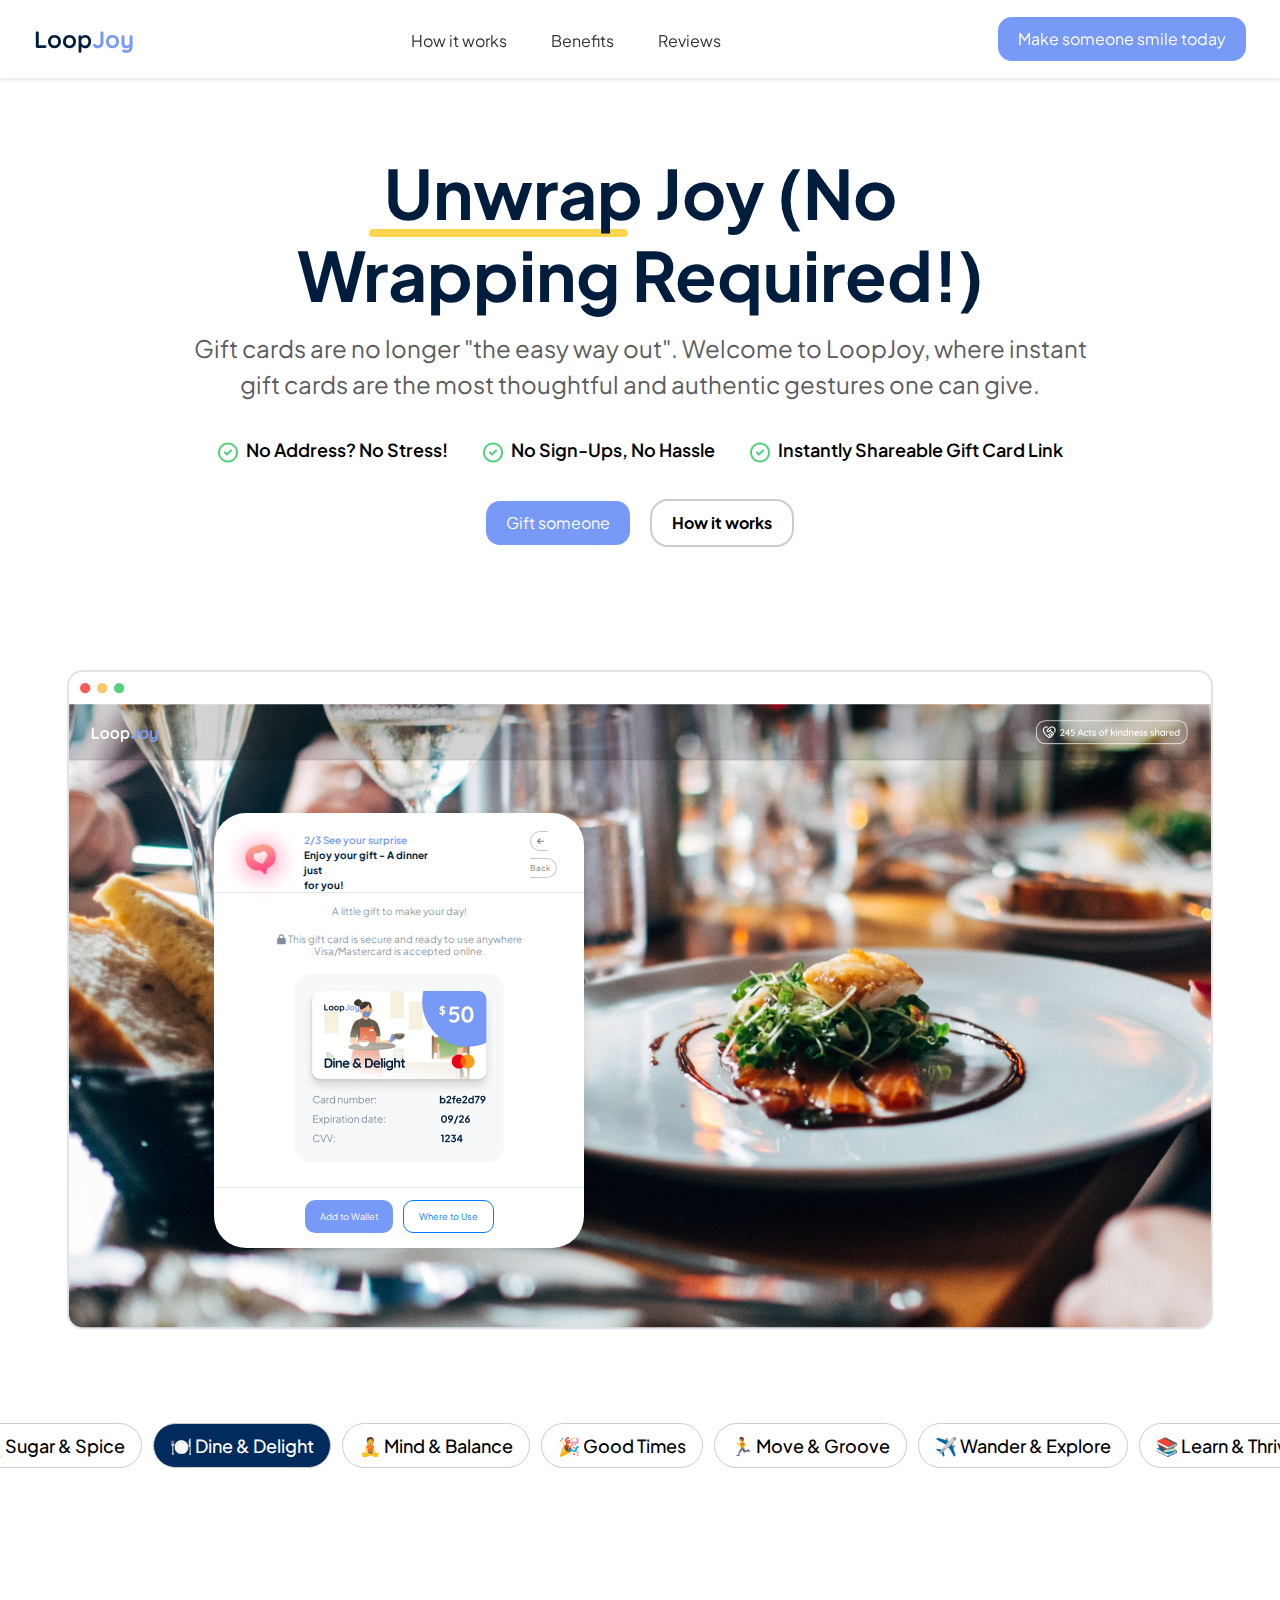
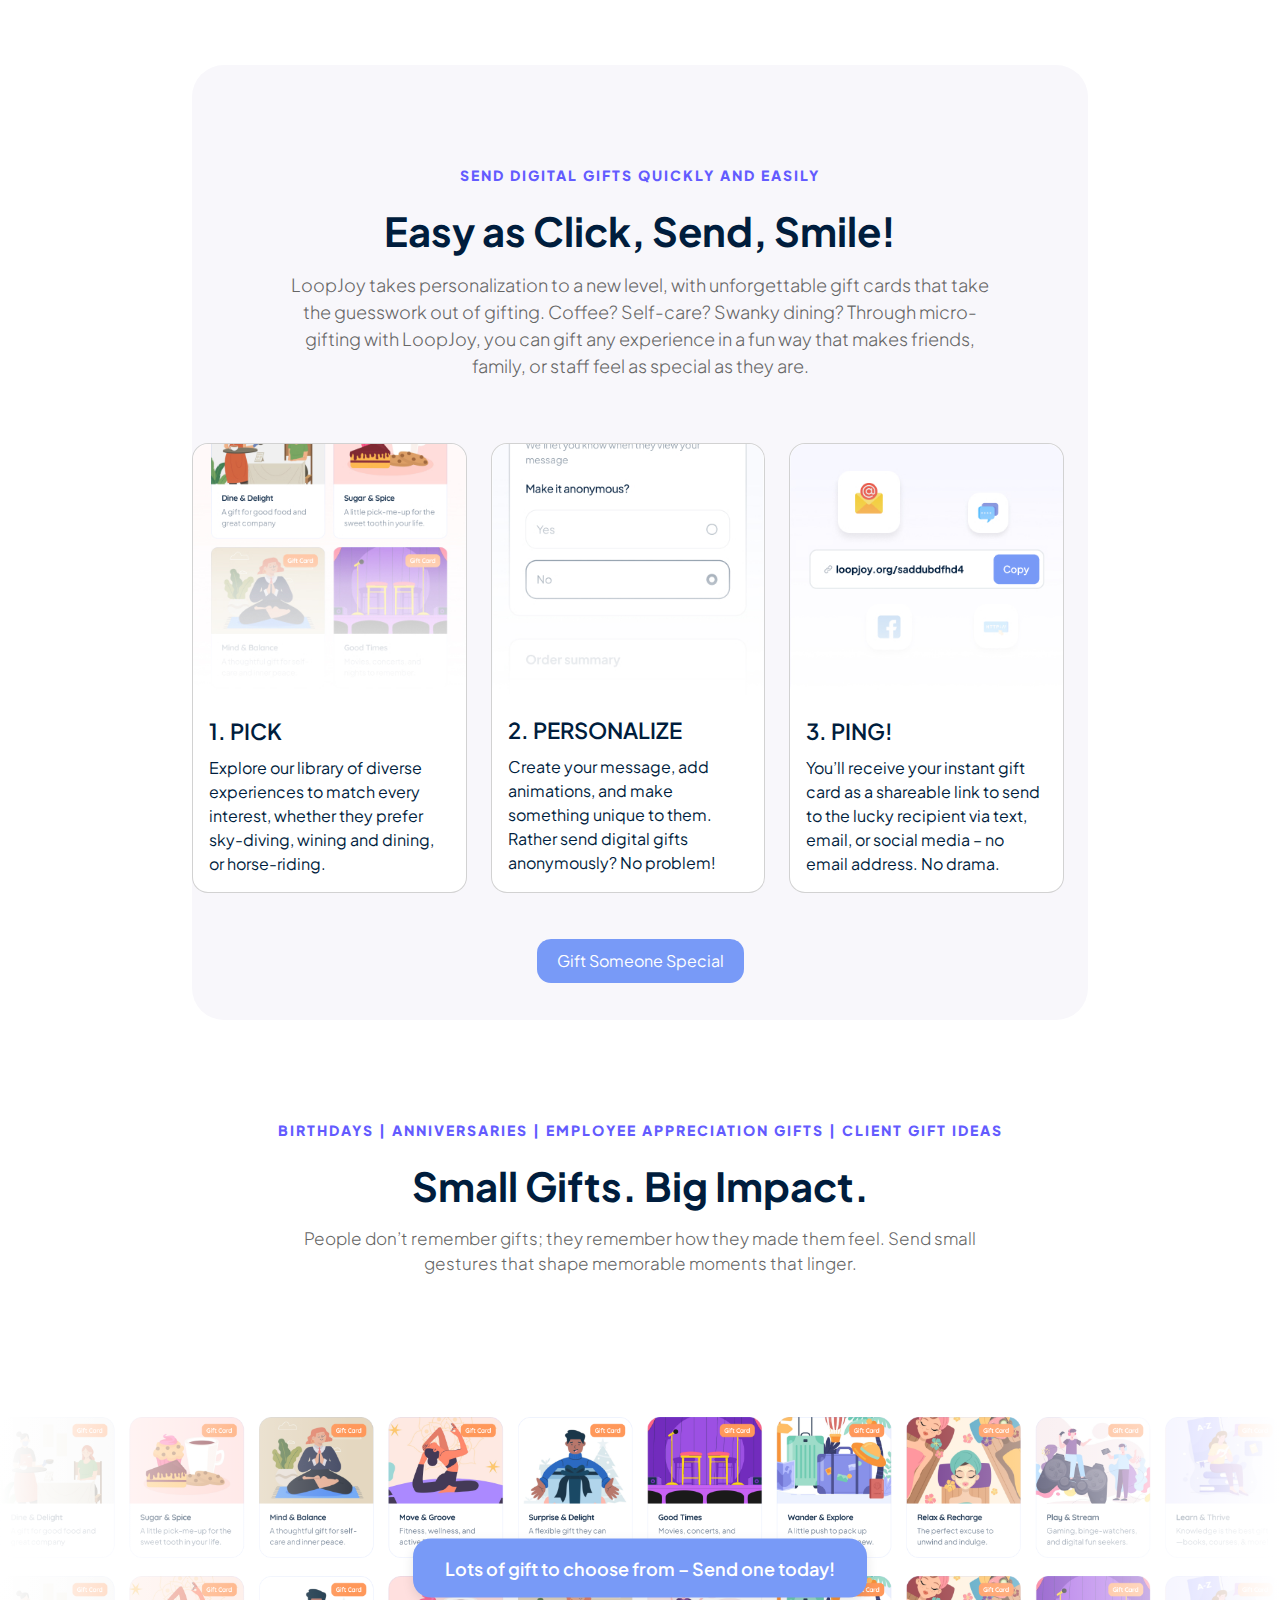
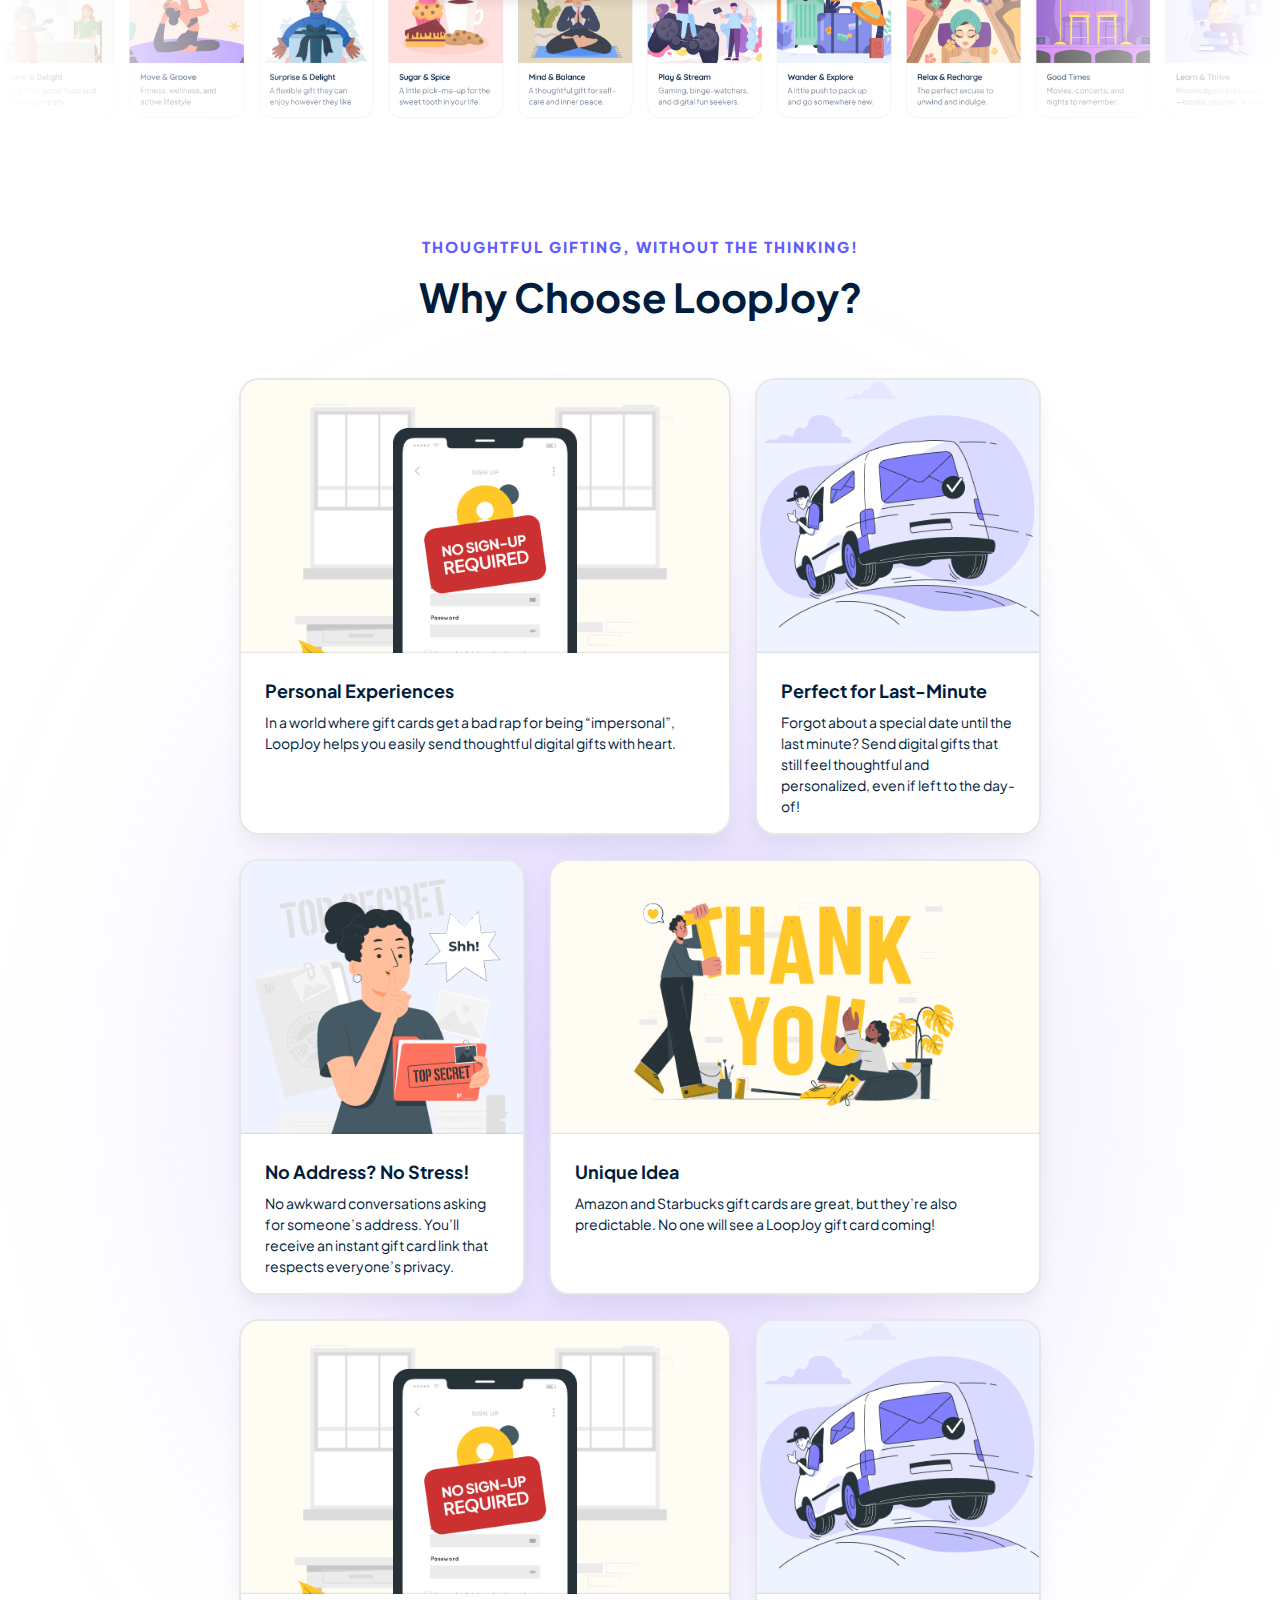
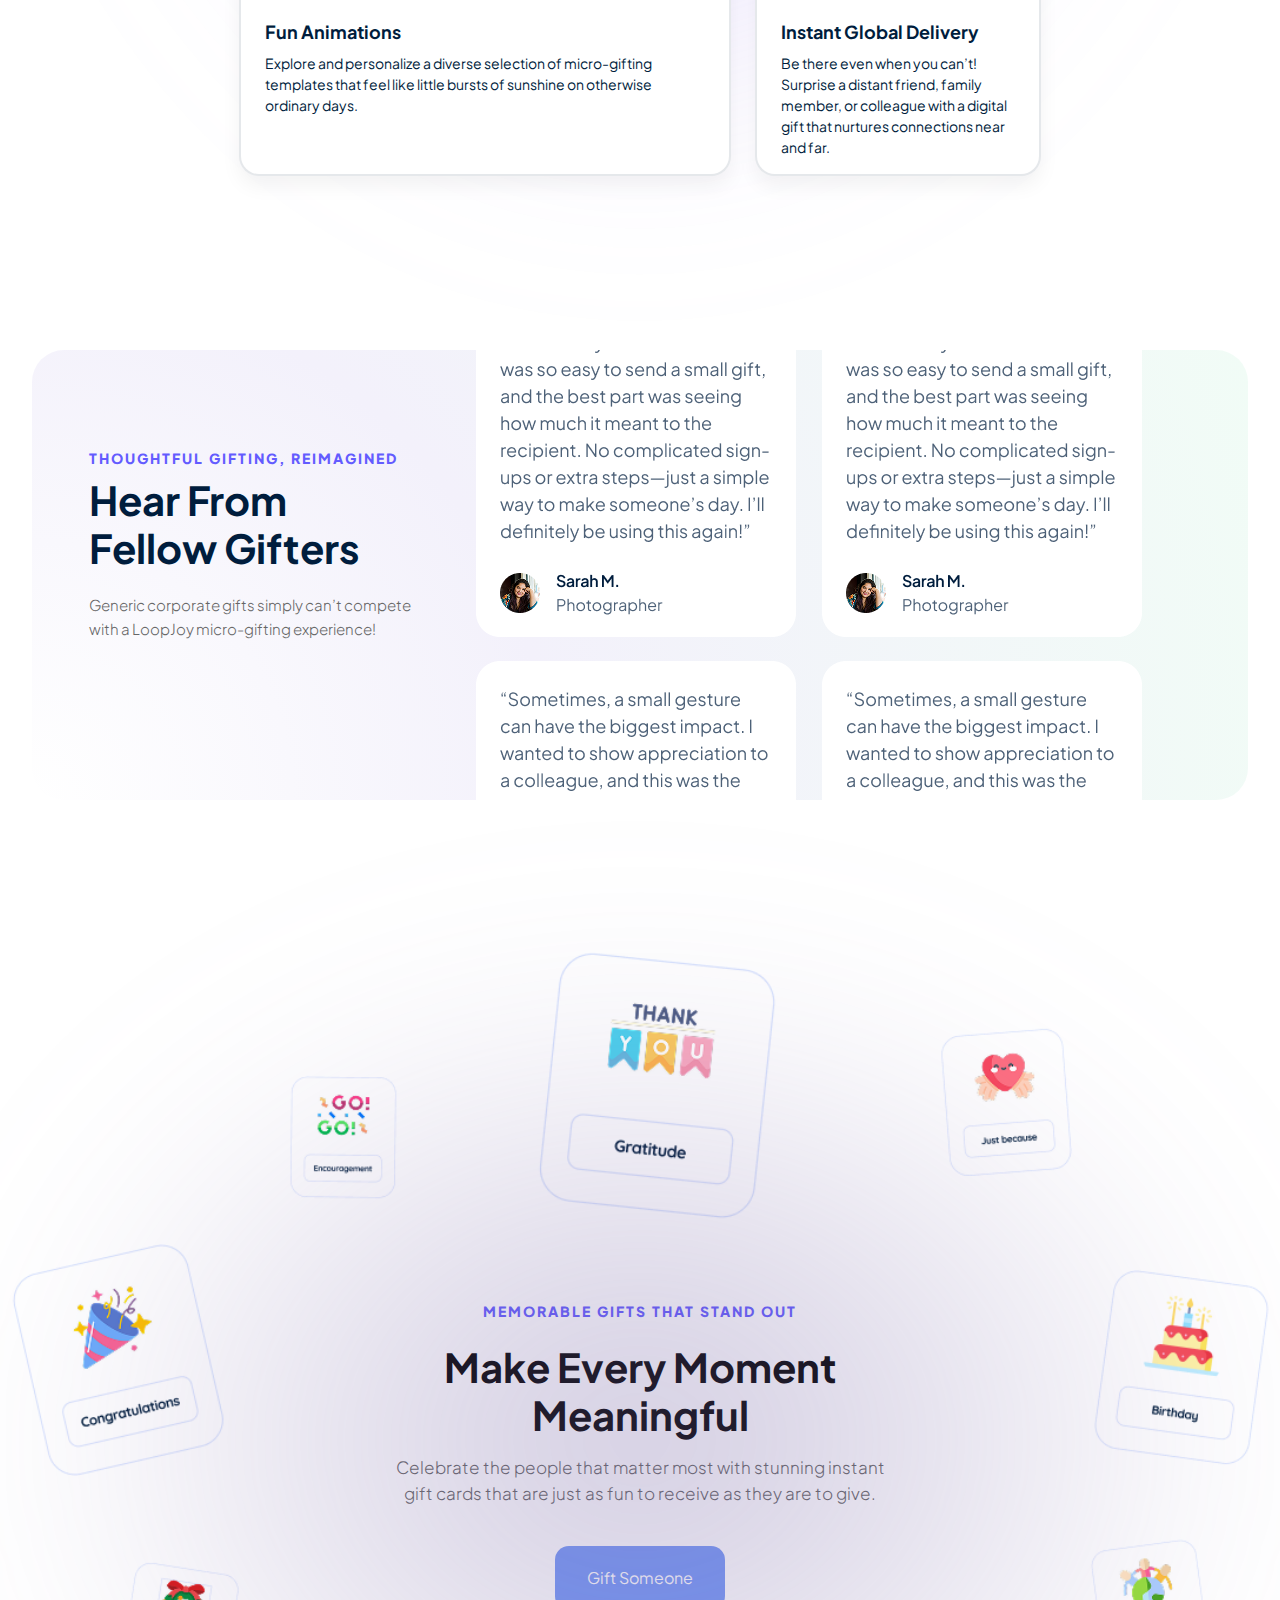
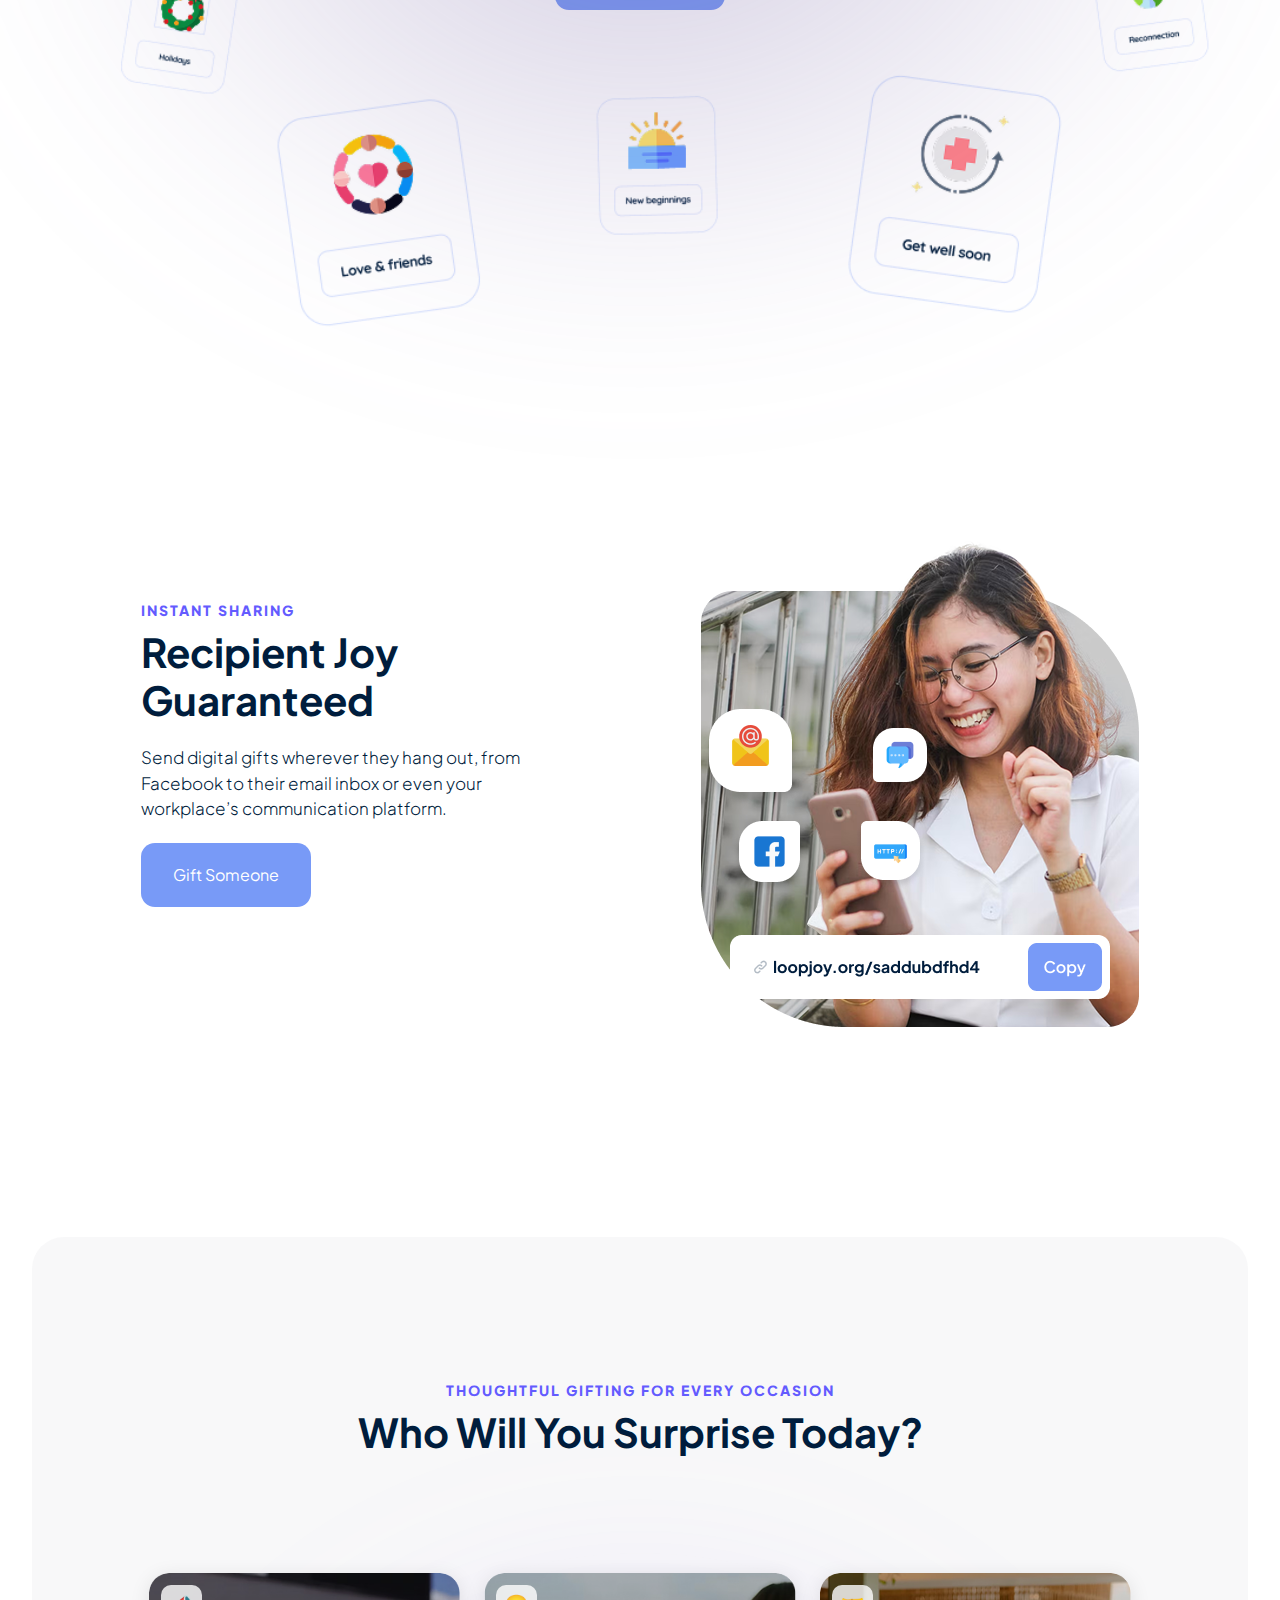
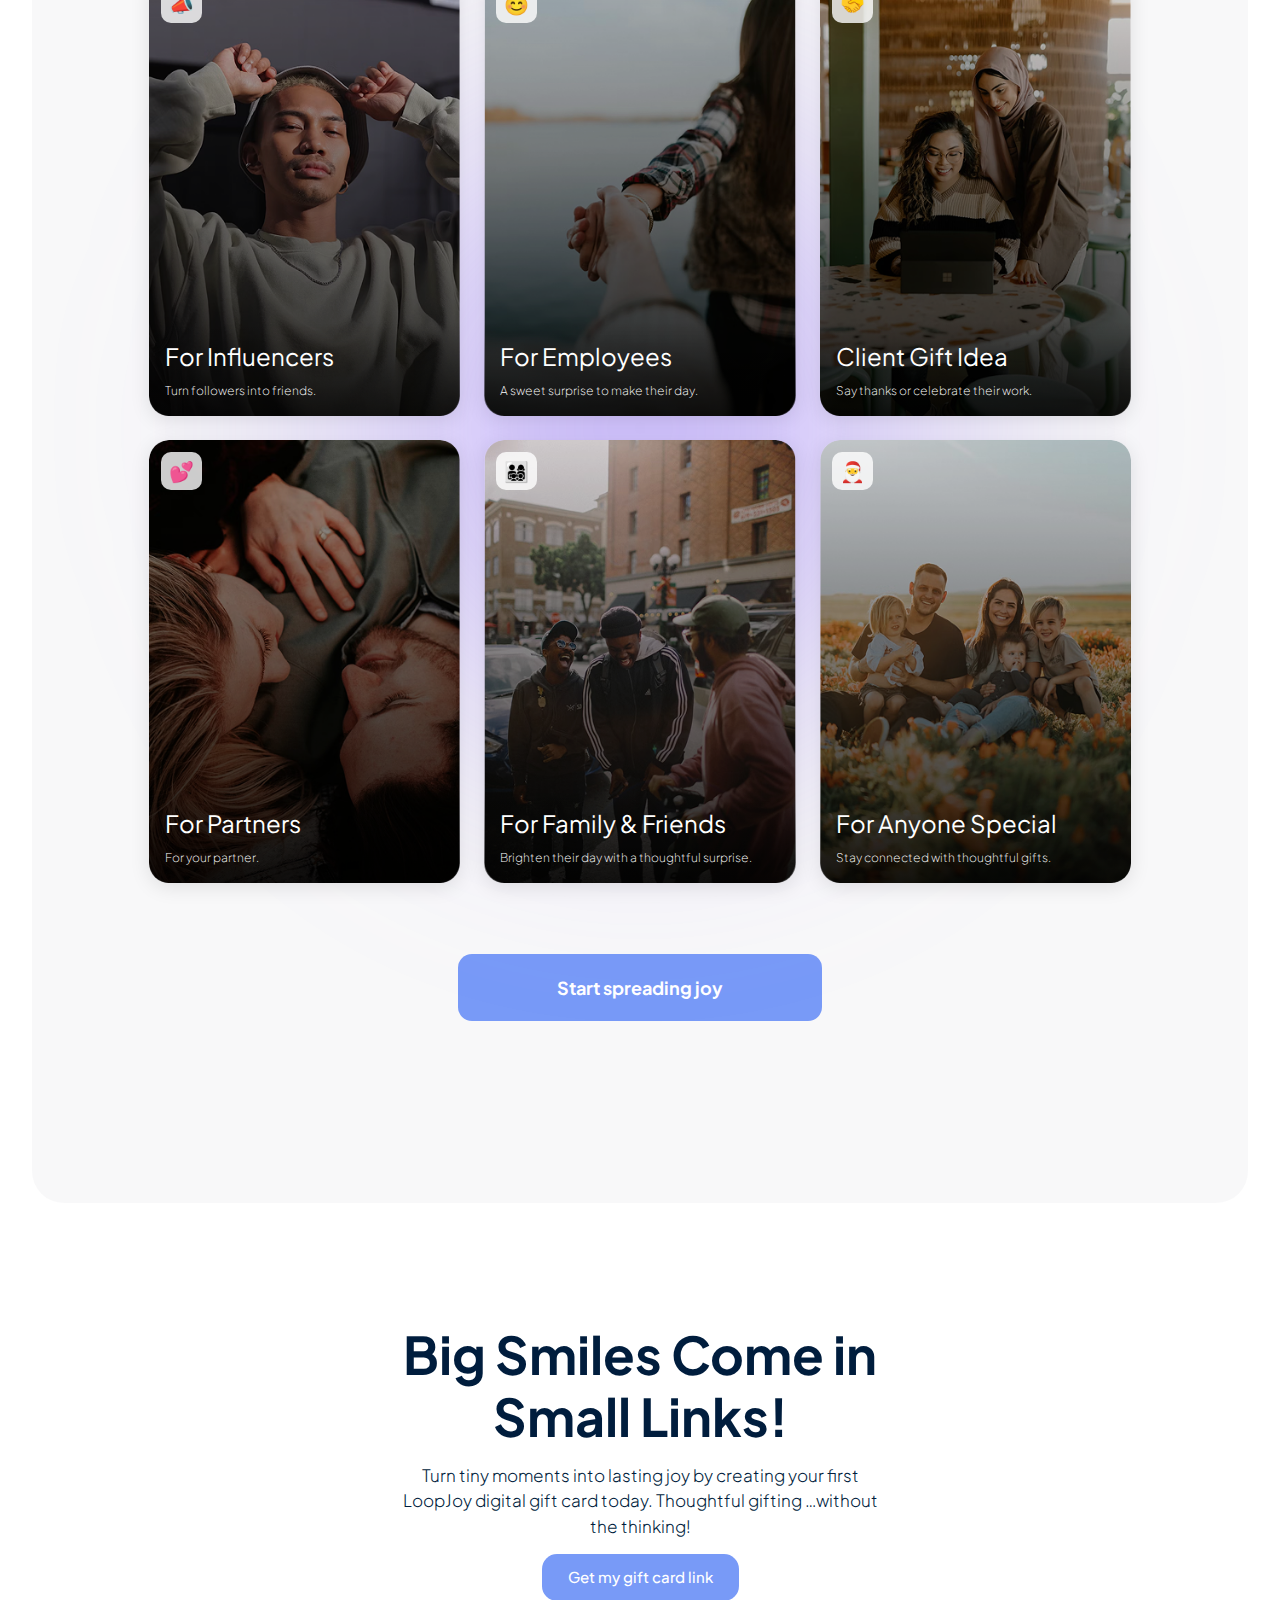
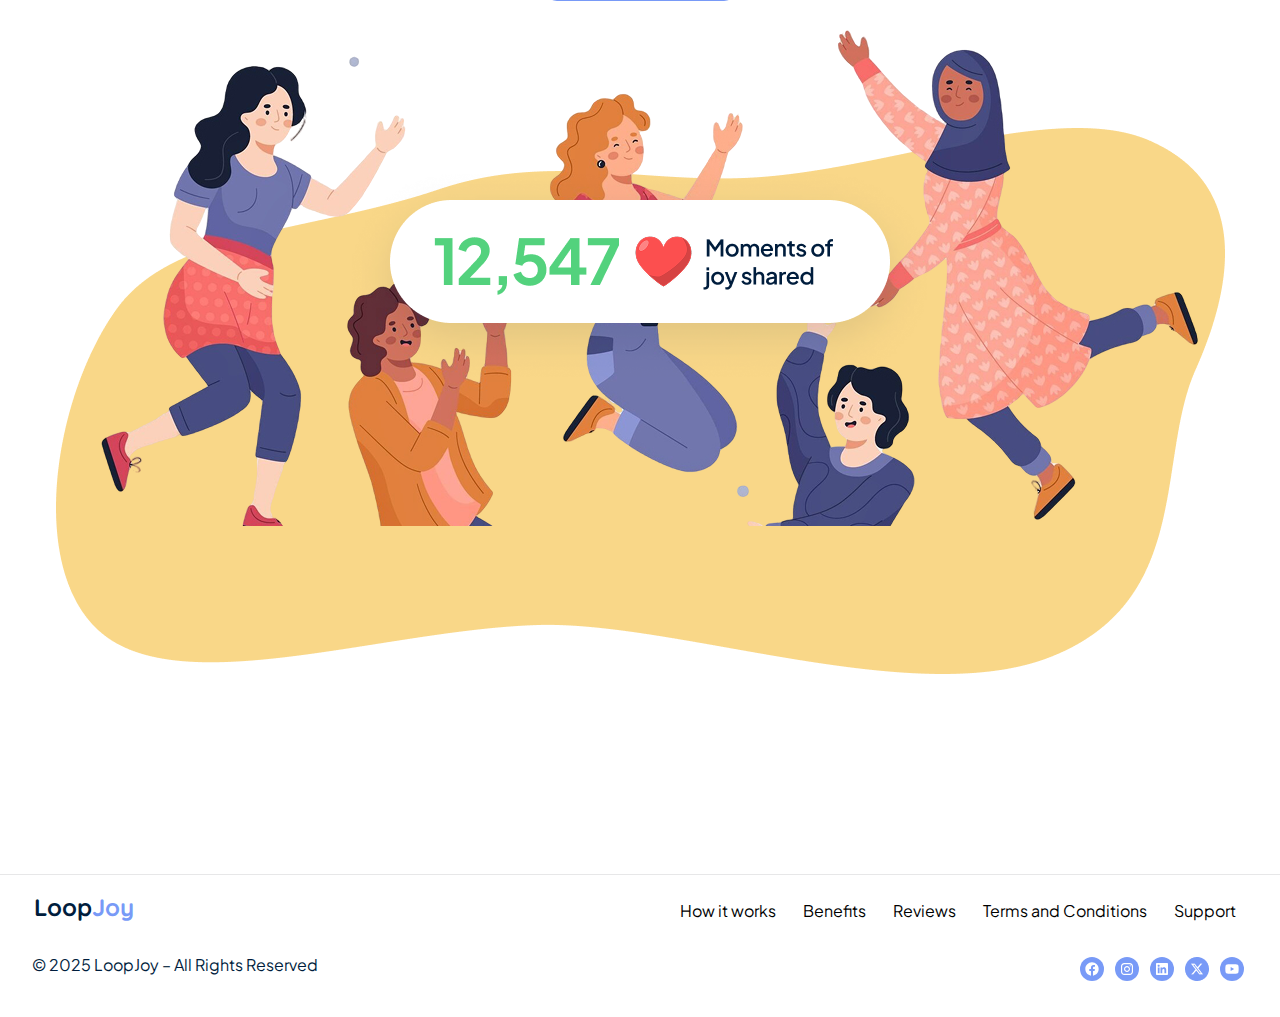
<file: index.html>
<!DOCTYPE html>
<html lang="en">
<head>
    <meta charset="UTF-8">
    <meta name="viewport" content="width=device-width, initial-scale=1.0">
    <title>Figma File-1</title>
    <link rel="stylesheet" href="https://cdn.jsdelivr.net/npm/bootstrap@5.3.3/dist/css/bootstrap.min.css">
    <link rel="stylesheet" href="Css/style.css">
    <link rel="preconnect" href="https://fonts.googleapis.com">
    <link rel="preconnect" href="https://fonts.gstatic.com" crossorigin>
    <link href="https://fonts.googleapis.com/css2?family=Plus+Jakarta+Sans:ital,wght@0,200..800;1,200..800&display=swap"rel="stylesheet">
    <link rel="preconnect" href="https://fonts.googleapis.com">
    <link rel="preconnect" href="https://fonts.gstatic.com" crossorigin>
    <link href="https://fonts.googleapis.com/css2?family=Plus+Jakarta+Sans:ital,wght@0,200..800;1,200..800&family=Quicksand:wght@300..700&display=swap"rel="stylesheet">
    <link rel="stylesheet" href="https://cdnjs.cloudflare.com/ajax/libs/font-awesome/6.4.0/css/all.min.css">
</head>

<body>
<header class="header-section">
    <div class="container">
        <div class="header-main">
            <div class="header-left">
                <div class="logo">
                    <h4><a href="#">Loop<span>Joy</span></a></h4>
                </div>
            </div>
            <div class="header-center desktop-menu">
                <ul>
                    <li><a href="#option-1">How it works</a></li>
                    <li><a href="#option-2">Benefits</a></li>
                    <li><a href="#option-3">Reviews</a></li>
                </ul>
            </div>
            <div class="header-right">
                <button class="btn desktop-menu"><a href="#option-4">Make someone smile today</a></button>
                <div class="burger-menu" onclick="toggleMenu()">
                    ☰
                </div>
            </div>
        </div>
    </div>
    <div class="mobile-menu" id="mobileMenu">
        <ul>
            <li><a href="#option-1">How it works</a></li>
            <li><a href="#option-2">Benefits</a></li>
            <li><a href="#option-3">Reviews</a></li>
        </ul>
        <div class="header-right-btn">
            <button class="btn"><a href="#option-4">Make someone smile today</a></button>
        </div>
    </div>
</header>
<div class="gift-section">
    <div class="container">
        <div class="gift-main">
            <div class="gift-heading">
                <h1>
                    <span class="yellow-underline">Unwrap</span> Joy (No<br>Wrapping Required!)
                </h1>
            </div>
            <div class="tagline">
                <p>Gift cards are no longer "the easy way out". Welcome to LoopJoy, where instant
                    gift cards are the most thoughtful and authentic gestures one can give.
                </p>
            </div>
            <div class="features">
                <div class="feature">
                    <div class="feature-icon">
                        <div class="feature-image">
                            <img src="Img/Vector.png" alt="feature-icon.1">
                        </div>
                    </div>
                    <div class="feature-p">
                        <p>No Address? No Stress!</p>
                    </div>
                </div>
                <div class="feature">
                    <div class="feature-icon">
                        <div class="feature-image">
                            <img src="Img/Vector.png" alt="feature-icon.2">
                        </div>
                    </div>
                    <div class="feature-p">
                        <p>No Sign-Ups, No Hassle</p>
                    </div>
                </div>
                <div class="feature">
                    <div class="feature-icon">
                        <div class="feature-image">
                            <img src="Img/Vector.png" alt="feature-icon.3">
                        </div>
                    </div>
                    <div class="feature-p">
                        <p>Instantly Shareable Gift Card Link </p>
                    </div>
                </div>
            </div>
            <div class="gift-btn">
                <div class="btn-1">
                    <button class="btn">Gift someone</button>
                </div>
                <div class="white-btn">
                    <div class="btn-2">
                        <button class="btn">How it works</button>
                    </div>
                </div>
            </div>
        </div>
    </div>
</div>
<div class="background-section">
    <div class="blurred-gradient"></div> 
    <div class="container">
        <div class="front-card">
            <div class="card-header">
                <div class="card-left">
                    <img src="Img/background-img.png" alt="background-image">
                </div>
                    <div class="card-left-2">
                    <a href="#"><h5>2/3 See your surprise</h5></a>
                    <h3>Enjoy your gift - A dinner just <br>for you!</h3>
                </div>
                
                <div class="card-header-right">
                    <a href="#"><i class="fa-solid fa-arrow-left"></i>Back</a>
                </div>
            </div>
            <div class="card-body text-center">
                <p class="mb-3">A little gift to make your day!</p>
                <p class="mb-3"><i class="fa-solid fa-lock"></i> This gift card is secure and ready to use anywhere
                    <br>Visa/Mastercard is accepted online.
                </p>
                <img class="mb-4" src="Img/baxkground-img-3.png" alt="front-card">

                <div class="back-btn">
                    <div class="btn-9">
                        <button class="btn">Add to Wallet</button>
                    </div>
                    <div class="back-white-btn">
                        <div class="btn-10">
                            <button class="btn">Where to Use</button>
                        </div>
                    </div>
                </div>    
            </div>
        </div>
    </div>
</div>
<div class="slider-container">
    <button class="slider-button">🍭 Sugar & Spice</button>
    <button class="slider-button active">🍽️ Dine & Delight</button>
    <button class="slider-button">🧘 Mind & Balance</button>
    <button class="slider-button">🎉 Good Times</button>
    <button class="slider-button">🏃 Move & Groove</button>
    <button class="slider-button">✈️ Wander & Explore</button>
    <button class="slider-button">📚 Learn & Thrive</button>
    <button class="slider-button">✈️ Wander & Explore</button>
    <button class="slider-button">📚 Learn & Thrive</button> 
    <button class="slider-button">🏃 Move & Groove</button>
    <button class="slider-button">🧘 Mind & Balance</button>
    <button class="slider-button">🍭 Sugar & Spice</button>
    <button class="slider-button active">🍽️ Dine & Delight</button>
    <button class="slider-button">🧘 Mind & Balance</button>
    <button class="slider-button">🎉 Good Times</button>
    <button class="slider-button">🏃 Move & Groove</button>  
</div>    
<div id="option-1" class="card-section">
    <div class="container">
        <h6>SEND DIGITAL GIFTS QUICKLY AND EASILY</h6>
        <h4>Easy as Click, Send, Smile!</h4>
        <div class="lead">
            <p>LoopJoy takes personalization to a new level, with unforgettable gift cards that take the guesswork out
                of gifting. Coffee? Self-care? Swanky dining? Through micro-gifting with LoopJoy, you can gift any
                experience in a fun way that makes friends, family, or staff feel as special as they are.</p>
        </div>
        <div class="row-section">

            <div class="card p-0 me-md-4 me-0 mt-4 rounded-4" style="width: 18rem;">
                <img src="Img/card-image-1.jpg" class="card-img-top rounded-4" alt="...">
                <div class="card-body text-start pb-3 ps-3 pe-3">
                    <h5 class="card-title"
                        style="font-size: 22px; line-height: 150%; font-weight: 600; color: #001D3D;">1. PICK </h5>
                    <p class="card-text" style="font-size: 16px; line-height: 150%; color: #001D3D;">Explore our library
                        of diverse experiences to match every interest, whether they prefer sky-diving, wining and
                        dining, or horse-riding. </p>
                </div>
            </div>

            <div class="card p-0 me-md-4 me-0 mt-4 rounded-4" style="width: 18rem;">
                <img src="Img/card-image-2.jpg" class="card-img-top rounded-4" alt="...">
                <div class="card-body text-start">
                    <h5 class="card-title"
                        style="font-size: 22px; line-height: 150%; font-weight: 600; color: #001D3D;">2. PERSONALIZE
                    </h5>
                    <p class="card-text" style="font-size: 16px; line-height: 150%; color: #001D3D;">Create your
                        message, add animations, and make something unique to them. Rather send digital gifts
                        anonymously? No problem! </p>
                </div>
            </div>

            <div class="card p-0 me-md-4 me-0 mt-4 rounded-4" style="width: 18rem;">
                <img src="Img/card-image-3.jpg" class="card-img-top rounded-4" alt="...">
                <div class="card-body text-start">
                    <h5 class="card-title"
                        style="font-size: 22px; line-height: 150%; font-weight: 600; color: #001D3D;">3. PING! </h5>
                    <p class="card-text" style="font-size: 16px; line-height: 150%; color: #001D3D;">You’ll receive your
                        instant gift card as a shareable link to send to the lucky recipient via text, email, or social
                        media – no email address. No drama. </p>
                </div>
            </div>
        </div>
        <div class="card-btn">
            <div class="btn-3 p-5 pt-0 pb-0">
                <button class="btn">Gift Someone Special</button>
            </div>
        </div>
    </div>
</div>
<div class="Back-section">
    <div class="container">
        <h6>BIRTHDAYS | ANNIVERSARIES | EMPLOYEE APPRECIATION GIFTS | CLIENT GIFT IDEAS</h6>
        <h4>Small Gifts. Big Impact.</h4>
        <div class="lead">
            <p>People don’t remember gifts; they remember how they made them feel. Send small gestures that shape
                memorable moments that linger.</p>
        </div>
    </div>
</div>
<div class="folder-section">
    <div class="folder-card">
        <img src="Img/folder-img-1.png" alt="folder-Image-1">
        <img src="Img/folder-img-2.png" alt="folder-Image-2">
    </div>
    <div class="folder-card">
        <img src="Img/folder-img-2.png" alt="folder-Image-2">
        <img src="Img/folder-img-1.png" alt="folder-Image-1">

    </div>
    <div class="container">
        <div class="folder-text-banner">
            Lots of gift to choose from – Send one today!
        </div>
        <div class="folder-text-banner-2">
            Send someone a gift
        </div>
    </div>
</div>
<div id="option-2" class="loop-section">
    <div class="container">
        <h6>THOUGHTFUL GIFTING, WITHOUT THE THINKING!</h6>
        <h4>Why Choose LoopJoy?</h4>
        <div class="loop-card">

            <div class="loop-card-bg"></div>

                <div class="row">
                  <div class="col-md-5 mb-4">
                    <div class="card h-100">
                      <img class="card-img-top" src="Img/loop-img-1.png" alt="Card image cap">
                      <div class="card-body">
                        <h5 class="card-title">Personal Experiences</h5>
                        <p class="card-text">In a world where gift cards get a bad rap for being “impersonal”, LoopJoy helps you easily send thoughtful digital gifts with heart.</p>
                      </div>
                    </div>
                  </div>
                  <div class="col-md-3 mb-4">
                    <div class="card h-150">
                      <img class="card-img-top" src="Img/loop-img-2.png" alt="Card image cap">
                      <div class="card-body">
                        <h5 class="card-title">Perfect for Last-Minute</h5>
                        <p class="card-text pb-3">Forgot about a special date until the last minute? Send digital gifts that still feel thoughtful and personalized, even if left to the day-of!</p>
                      </div>
                    </div>
                  </div>
                </div>
    
                <div class="row">
                  <div class="col-md-3 mb-4">
                    <div class="card h-100">
                      <img class="card-img-top" src="Img/loop-img-3.png" alt="Card image cap">
                      <div class="card-body">
                        <h5 class="card-title">No Address? No Stress!</h5>
                        <p class="card-text pb-3">No awkward conversations asking for someone’s address. You’ll receive an instant gift card link that respects everyone’s privacy.</p>
                      </div>
                    </div>
                  </div>
                  <div class="col-md-5 mb-4">
                    <div class="card h-100">
                      <img class="card-img-top" src="Img/loop-img-4.png" alt="Card image cap">
                      <div class="card-body">
                        <h5 class="card-title">Unique Idea</h5>
                        <p class="card-text">Amazon and Starbucks gift cards are great, but they’re also predictable. No one will see a LoopJoy gift card coming!</p>
                      </div>
                    </div>
                  </div>
                </div>

                <div class="row">
                  <div class="col-md-5 mb-4">
                    <div class="card h-100">
                      <img class="card-img-top" src="Img/loop-img-1.png" alt="Card image cap">
                      <div class="card-body">
                        <h5 class="card-title">Fun Animations</h5>
                        <p class="card-text">Explore and personalize a diverse selection of micro-gifting templates that feel like little bursts of sunshine on otherwise ordinary days.</p>
                      </div>
                    </div>
                  </div>
                  <div class="col-md-3 mb-4">
                    <div class="card h-100">
                      <img class="card-img-top" src="Img/loop-img-2.png" alt="Card image cap">
                      <div class="card-body">
                        <h5 class="card-title">Instant Global Delivery</h5>
                        <p class="card-text pb-3">Be there even when you can’t! Surprise a distant friend, family member, or colleague with a digital gift that nurtures connections near and far.</p>
                      </div>
                    </div>
                </div>
            </div>
        </div>  
    </div>
</div>
<div id="option-3" class="hear-section">
    <div class="container">
        <div class="hear-main">
            <div class="hear-left">
                <h6>THOUGHTFUL GIFTING, REIMAGINED</h6>
                <h4>Hear From Fellow Gifters</h4>
                <div class="lead">
                    <p>Generic corporate gifts simply can’t compete with a LoopJoy micro-gifting experience!</p>
                </div>
            </div>
            <div class="hear-right">
                <div class="hear-image">
                    <div class="scroll-box">
                        <img src="Img/hear-image 3.png" alt="hear-img 1">
                    </div>
                    <div class="scroll-box">
                        <img src="Img/hear-image 4.png" alt="hear-img 2">
                    </div>
                </div>       
                <div class="scroll-box-2">
                    <div class="carousel-dots">
                        <span class="dot active" data-index="0"></span>
                        <span class="dot active" data-index="0"></span>
                        <span class="dot active" data-index="0"></span>
                    </div>
                    <div class="card-body carousel-item" style="width: 19rem; height: 335px;">
                        <p class="card-text">“I absolutely love this service! It was so easy to send a small gift, and
                            the best part was seeing how much it meant to the recipient. No complicated sign-ups or
                            extra steps—just a simple way to make someone’s day. I’ll definitely be using this again!”
                        </p>
                        <div class="card">
                            <img src="Img/review-1.png" class="card-img-top" alt="review-1">
                        </div>
                    </div>
                    <div class="card-body carousel-item" style="width: 19rem; height: 350px;">
                        <p class="card-text">“Sometimes, a small gesture can have the biggest impact. I wanted to show
                            appreciation to a colleague, and this was the perfect way to do it. The process was smooth,
                            and they were so touched by the surprise. I highly recommend this for anyone looking to
                            spread kindness effortlessly!”</p>
                        <div class="card">
                            <img src="Img/review-2.png" class="card-img-top" alt="review-2">
                        </div>
                    </div>
                    <div class="card-body carousel-item" style="width: 19rem; height: 350px;">
                        <p class="card-text">“I’ve always believed in the power of small acts of kindness, and this
                            service makes it so easy to send a thoughtful gift without any hassle. No personal details,
                            no sign-ups—just pure generosity. It’s such a great way to brighten someone’s day!”</p>
                        <div class="card">
                            <img src="Img/review-3.png" class="card-img-top" alt="review-3">
                        </div>
                    </div>    
                </div>
            </div>
        </div>
    </div>
</div>
<div class="cele-section">
    <div class="card-wrap-top">
        <img src="Img/carrd-wrap-top.png" alt="wrapped-top">
    </div>
    <div class="container">
      <h6>MEMORABLE GIFTS THAT STAND OUT</h6>
      <h4>Make Every Moment Meaningful</h4>
      <div class="lead">
        <p>Celebrate the people that matter most with stunning instant gift cards that are just as fun to receive as they are to give.</p>    
    </div>
    <div class="cele-bg"></div>
    <div class="cele-btn">
        <div class="btn-6">
            <button class="btn">Gift Someone</button>
        </div>
    </div>
    <div class="card-wrap-bottom">
        <img src="Img/card-wrap-bottom.png" alt="wrapped-bottom">
    </div>
    </div>
</div>
<div class="forward-section">
    <div class="container">
        <div class="forward-main">
            <div class="forward left">
                <h6>INSTANT SHARING</h6>
                <h4>Recipient Joy Guaranteed</h4>
                <div class="lead">
                    <p>Send digital gifts wherever they hang out, from Facebook to their email inbox or even your
                        workplace’s communication platform.</p>
                </div>
                <div class="cele-btn">
                    <div class="btn-6">
                        <button class="btn">Gift Someone</button>
                    </div>
                </div>
            </div>
            <div class="forward-right">
                <img src="Img/forward-img-3.png" alt="forward-img-3">
            </div>
        </div>
    </div>
</div>
<div id="option-4" class="idea-section">
    <div class="container">
        <div class="idea-main">
            <h6>THOUGHTFUL GIFTING FOR EVERY OCCASION</h6>
            <h4>Who Will You Surprise Today?</h4>
            <div class="idea-grid-desktop">
                <div class="loop-card-bg"></div>
                <div class="idea-card">
                    <img src="Img/idea-img-1.png" alt="Influencer">
                    <div class="emoji-badge">📣</div>
                    <div class="overlay">
                        <div class="title">For Influencers</div>
                        <div class="subtitle">Turn followers into friends.</div>
                    </div>
                </div>
                <div class="idea-card">
                    <img src="Img/idea-img-2.png" alt="Employees">
                    <div class="emoji-badge">😊</div>
                    <div class="overlay">
                        <div class="title">For Employees</div>
                        <div class="subtitle">A sweet surprise to make their day.</div>
                    </div>
                </div>
                <div class="idea-card">
                    <img src="Img/idea-img-3.png" alt="Clients">
                    <div class="emoji-badge">🤝</div>
                    <div class="overlay">
                        <div class="title">Client Gift Idea</div>
                        <div class="subtitle">Say thanks or celebrate their work.</div>
                    </div>
                </div>
                <div class="idea-card">
                    <img src="Img/idea-img-4.png" alt="Partners">
                    <div class="emoji-badge">💕</div>
                    <div class="overlay">
                        <div class="title">For Partners</div>
                        <div class="subtitle">For your partner.</div>
                    </div>
                </div>
                <div class="idea-card">
                    <img src="Img/idea-img-5.png" alt="Family & Friends">
                    <div class="emoji-badge">👨‍👩‍👧‍👦</div>
                    <div class="overlay">
                        <div class="title">For Family & Friends</div>
                        <div class="subtitle">Brighten their day with a thoughtful surprise.</div>
                    </div>
                </div>
                <div class="idea-card">
                    <img src="Img/idea-img-6.png" alt="Anyone Special">
                    <div class="emoji-badge">🎅</div>
                    <div class="overlay">
                        <div class="title">For Anyone Special</div>
                        <div class="subtitle">Stay connected with thoughtful gifts.</div>
                    </div>
                </div>
            </div>
            <div class="idea-btn">
                <div class="btn-7">
                    <button class="btn">Start spreading joy</button>
                </div>
            </div>
        </div>
    </div>
</div>
<div class="joy-section">
    <div class="container">
        <div class="joy-main">
            <h4>Big Smiles Come in Small Links!</h4>
            <div class="lead">
                <p>Turn tiny moments into lasting joy by creating your first LoopJoy digital gift card today. Thoughtful gifting …without the thinking!</p>
            </div>
            <div class="joy-btn">
                <div class="btn-8">
                    <button class="btn">Get my gift card link</button>
                </div>
            </div>
        </div>
        <div class="joy-img">
            <img src="Img/joy-img.png" alt="joy-img">
        </div>
    </div>
</div>
<footer class="footer-section">
    <div class="container">
        <div class="footer-top">
            <div class="footer-logo">
                <div class="logo">
                    <h4><a href="#">Loop<span>Joy</span></a></h4>
                </div>
            </div>
            <div class="footer-btn">
                <a href="#">How it works</a>
                <a href="#">Benefits</a>
                <a href="#">Reviews</a>
                <a href="#">Terms and Conditions</a>
                <a href="#">Support</a>
            </div>
        </div>
        <div class="footer-bottom">
            <p class="copyright ">© 2025 LoopJoy – All Rights Reserved</p>
            <div class="footer-icon">
                <a href="#"><img src="Img/fb-img.svg" alt="fb-logo"></a>
                <a href="#"><img src="Img/insta-img.svg" alt="insta-logo"></a>
                <a href="#"><img src="Img/linkdin-img.svg" alt="linkdin-logo"></a>
                <a href="#"><img src="Img/twitter-img.png" alt="twitter-logo"></a>
                <a href="#"><img src="Img/Youtube-img.svg" alt="youtube-logo"></a>
            </div>
        </div>
    </div>
</footer>

<script src="https://cdn.jsdelivr.net/npm/bootstrap@5.3.3/dist/js/bootstrap.bundle.min.js"></script> 
<script src="js/custom.js"></script>


</body>
</html>
</file>
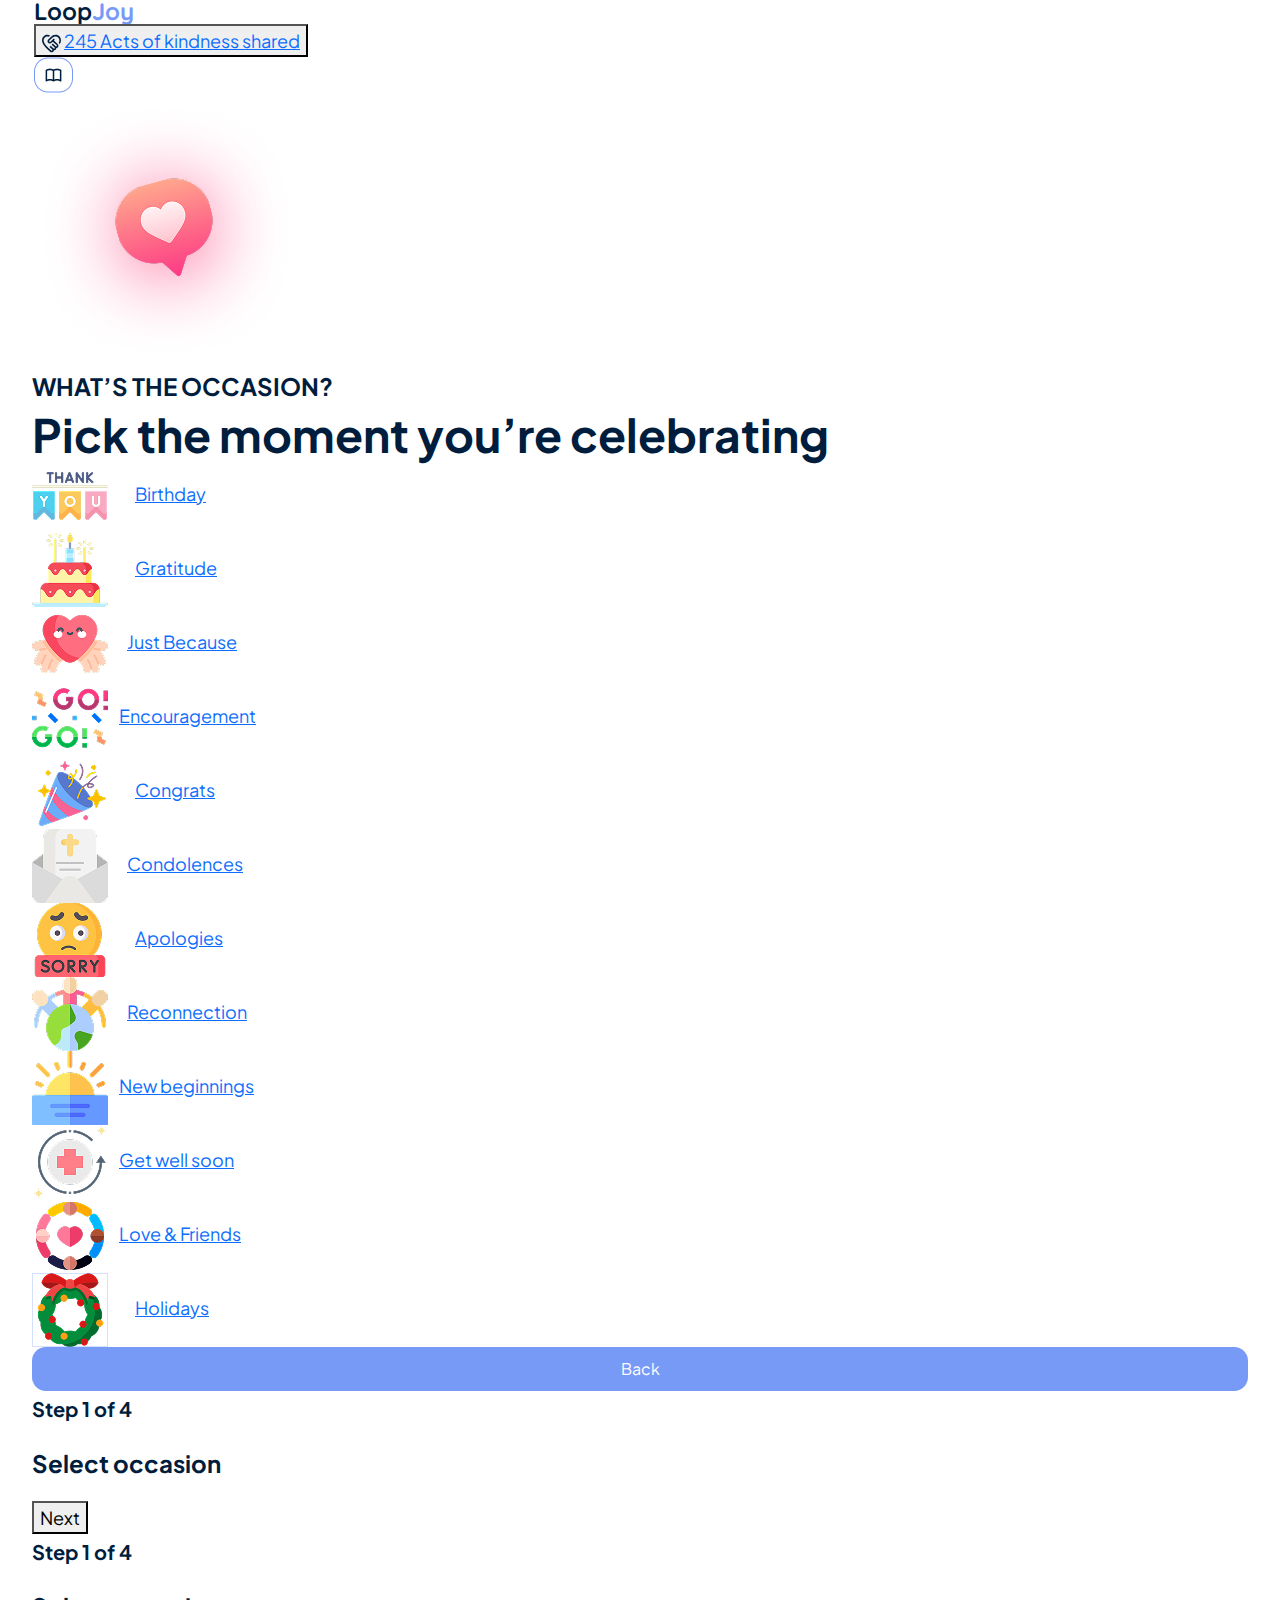
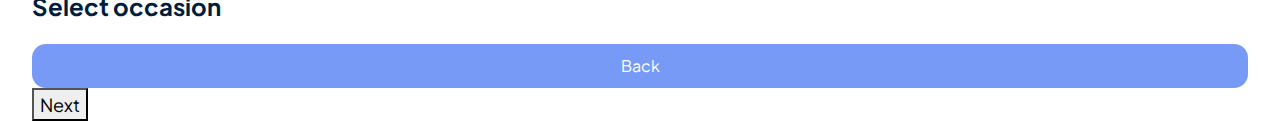
<file: index2.html>
<!DOCTYPE html>
<html lang="en">
<head>
    <meta charset="UTF-8">
    <meta name="viewport" content="width=device-width, initial-scale=1.0">
    <link href="https://cdn.jsdelivr.net/npm/bootstrap@5.0.2/dist/css/bootstrap.min.css" rel="stylesheet">
    <link rel="stylesheet" href="Css/style.css">
    <link rel="preconnect" href="https://fonts.googleapis.com">
    <link rel="preconnect" href="https://fonts.gstatic.com" crossorigin>
    <link href="https://fonts.googleapis.com/css2?family=Plus+Jakarta+Sans:ital,wght@0,200..800;1,200..800&display=swap"rel="stylesheet">
    <link rel="preconnect" href="https://fonts.googleapis.com">
    <link rel="preconnect" href="https://fonts.gstatic.com" crossorigin>
    <link href="https://fonts.googleapis.com/css2?family=Plus+Jakarta+Sans:ital,wght@0,200..800;1,200..800&family=Quicksand:wght@300..700&display=swap"rel="stylesheet">
    <link rel="stylesheet" href="https://cdnjs.cloudflare.com/ajax/libs/font-awesome/6.4.0/css/all.min.css">    
    <title>Figma-File-1 page-2</title>
</head>
<body>

<header class="header-section-2">
    <div class="container">
      <div class="header-main-2">
        <div class="header-left">
          <div class="logo">
            <h4><a href="#">Loop<span>Joy</span></a></h4>
          </div>
        </div>
        <div class="header-right">
          <div class="heart-partner">
            <button>
              <img src="Img/heart-partner-handshake 1.svg" alt="heart-partner">
              <a href="#">245 Acts of kindness shared</a>
            </button>
          </div>
          <div class="mobile-book-icon">
            <img src="Img/book.png" alt="Book Icon" id="bookIcon">
          </div>
        </div>
      </div>
  </div>
</header>
<div class="top-stepper-container">
  <div class="top-stepper-bar" id="topStepperBar"></div>
</div>
<div class="title-section">
    <div class="container">
        <div class="title-main">
            <div class="title-left">
                <img src="Img/heart-1.png" alt="heart-image">
                <h5>WHAT’S THE OCCASION?</h5>
                <h3>Pick the moment you’re celebrating</h3>
            </div>
            <div class="title-right">
                <div class="title-card-grid">
                    <div class="occasion-card">
                        <img src="Img/thanks-img.png" alt="Birthday">
                        <a href="#" class="button btn-primary px-4 py-2">Birthday</a>
                      </div>
                      <div class="occasion-card">
                        <img src="Img/birthday-img.png" alt="Gratitude">
                        <a href="#" class="button btn-primary px-4 py-2">Gratitude</a>
                      </div>
                      <div class="occasion-card">
                        <img src="Img/nice-image.png" alt="Just Because">
                        <a href="#" class="button btn-primary px-3 py-2">Just Because</a>
                      </div>
                      <div class="occasion-card">
                        <img src="Img/encourage-img.png" alt="Encouragement">
                        <a href="#" class="button btn-primary px-2 py-2">Encouragement</a>
                      </div>
                      <div class="occasion-card">
                        <img src="Img/celebration-img.png" alt="Congrats">
                        <a href="#" class="button btn-primary px-4 py-2">Congrats</a>
                      </div>
                      <div class="occasion-card">
                        <img src="Img/medical-img.png" alt="Condolences">
                        <a href="#" class="button btn-primary px-3 py-2">Condolences</a>
                      </div>
                      <div class="occasion-card">
                        <img src="Img/apologies-img.png" alt="Apologies">
                        <a href="#" class="button btn-primary px-4 py-2">Apologies</a>
                      </div>
                      <div class="occasion-card">
                        <img src="Img/earth-img.png" alt="Reconnection">
                        <a href="#" class="button btn-primary px-3 py-2">Reconnection</a>
                      </div>
                      <div class="occasion-card">
                        <img src="Img/sun-img.png" alt="New beginnings">
                        <a href="#" class="button btn-primary px-2 py-2">New beginnings</a>
                      </div>
                      <div class="occasion-card">
                        <img src="Img/hospi-img.png" alt="Get well soon">
                        <a href="#" class="button btn-primary px-2 py-2">Get well soon</a>
                      </div>
                      <div class="occasion-card">
                        <img src="Img/round-img.png" alt="Love & Friends">
                        <a href="#" class="button btn-primary px-2 py-2">Love & Friends</a>
                      </div>
                      <div class="occasion-card">
                        <img src="Img/holiday-img.png" alt="Holidays">
                        <a href="#" class="button btn-primary px-4 py-2">Holidays</a>
                      </div>
                </div> 
            </div>
        </div>
    </div>
</div>
<footer class="footer-section-2">
  <div class="container">
    <div class="footer-section-2-main">
      <div class="footer-section-2-left">
        <button class="btn" onclick="window.location.href='index.html'">Back</button>
      </div>
      <div class="footer-section-2-center">
        <h6>Step 1 of 4</h6>
        <h5>Select occasion</h5>
      </div>
      <div class="footer-section-2-right">
        <a href="#"><button>Next</button></a>
      </div>
    </div>
    <div class="footer-dupe-main">
      <div class="footer-section-2-center">
        <h6>Step 1 of 4</h6>
        <h5>Select occasion</h5>
      </div>
      <div class="footer-dupe-buttons">
        <div class="footer-section-2-left">
          <!-- <button onclick="window.history.back();">Back</button> -->
          <div class="footer-section-2-left">
            <button class="btn" onclick="window.location.href='index.html'">Back</button>
          </div>   
        </div>
        <div class="footer-section-2-right">
          <a href="#"><button>Next</button></a>
        </div>
      </div>
    </div>
  </div>
</footer>


    
<script src="https://cdn.jsdelivr.net/npm/bootstrap@5.3.3/dist/js/bootstrap.bundle.min.js"></script> 
<script src="js/custom.js"></script>
    
</body>

</html>
</file>
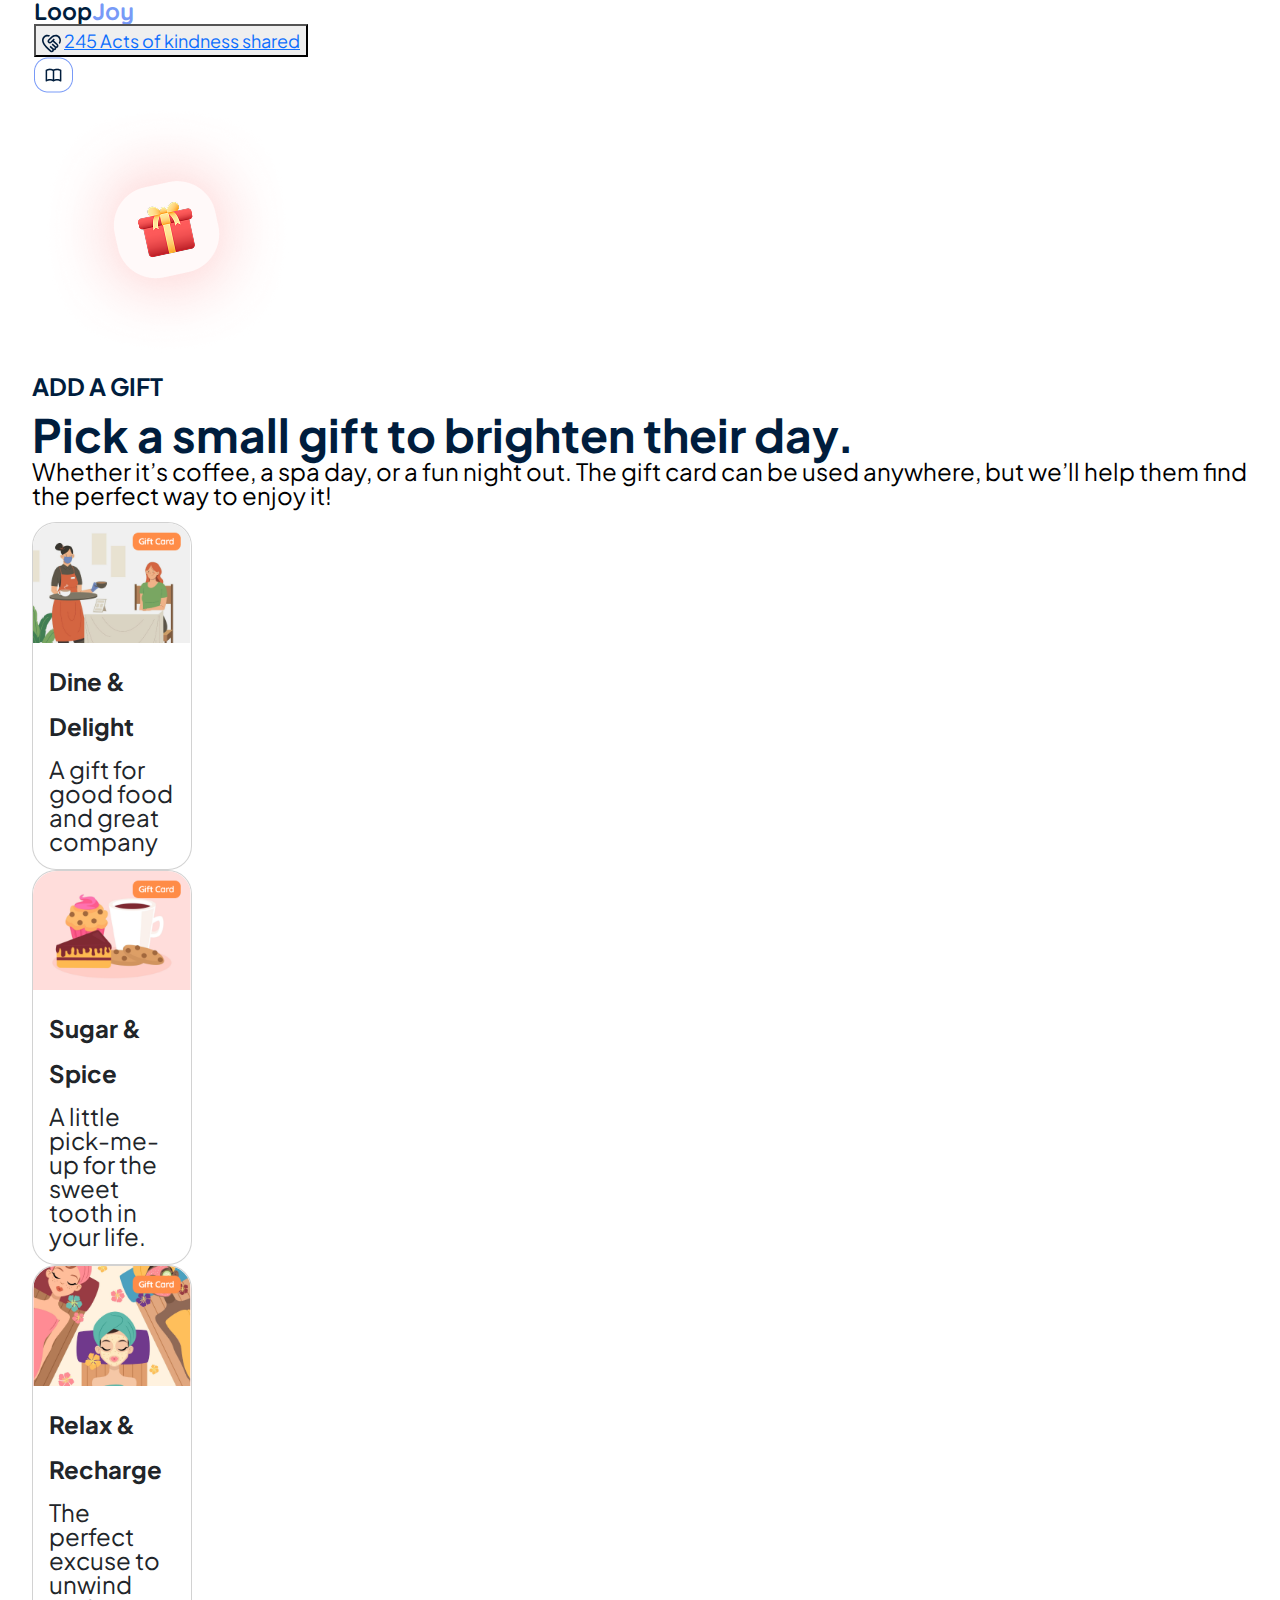
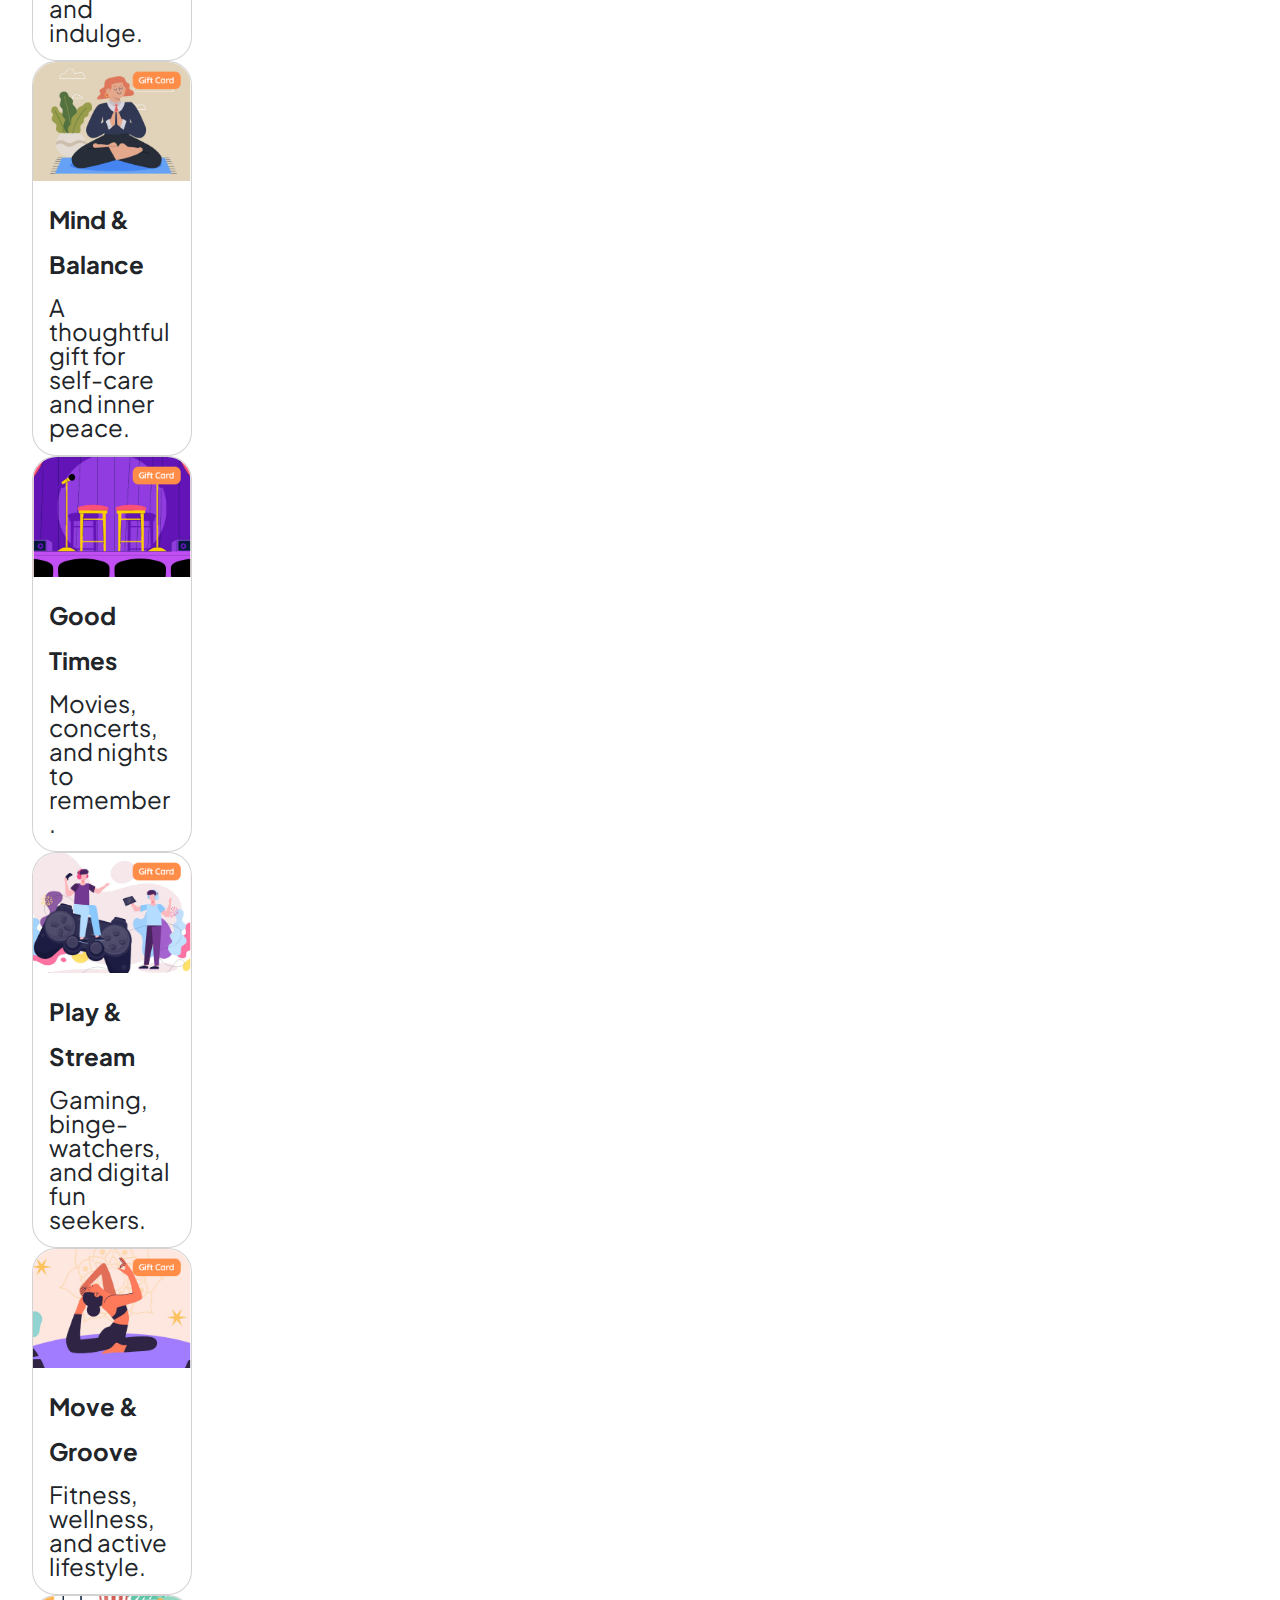
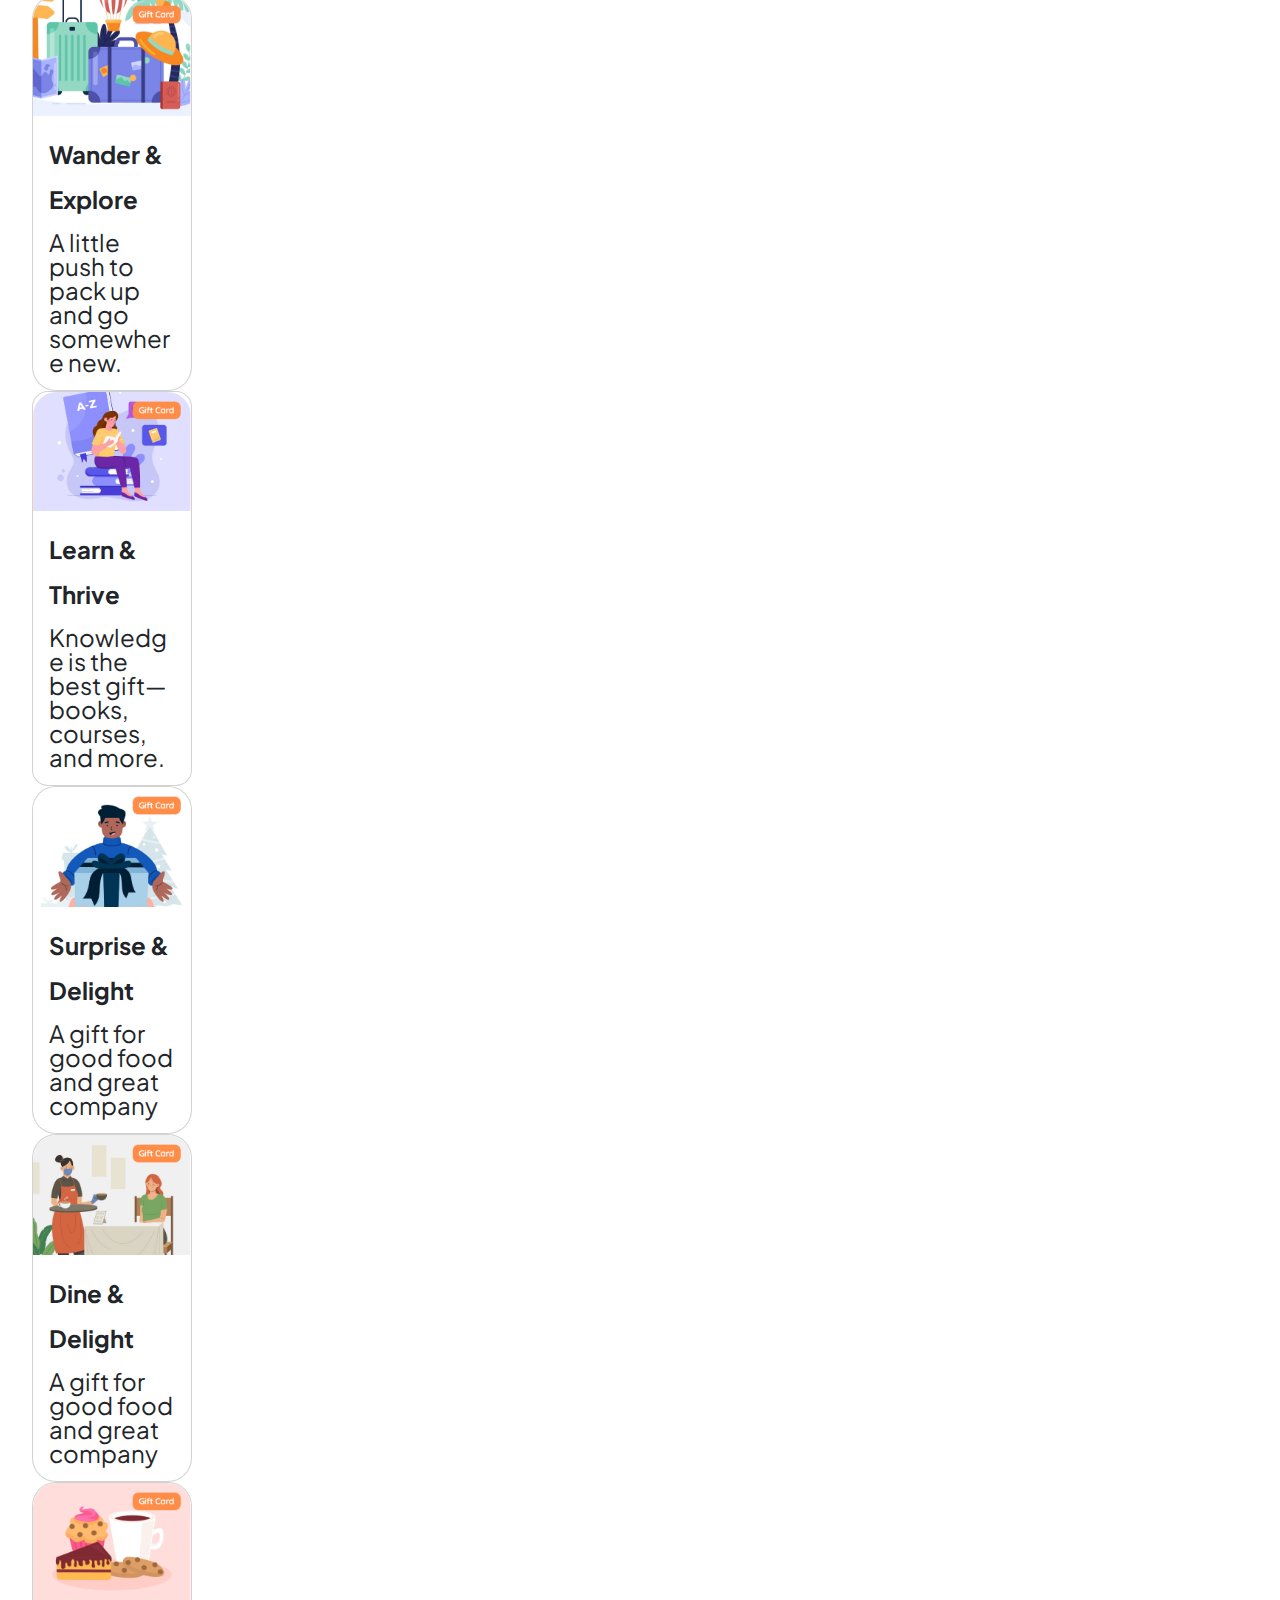
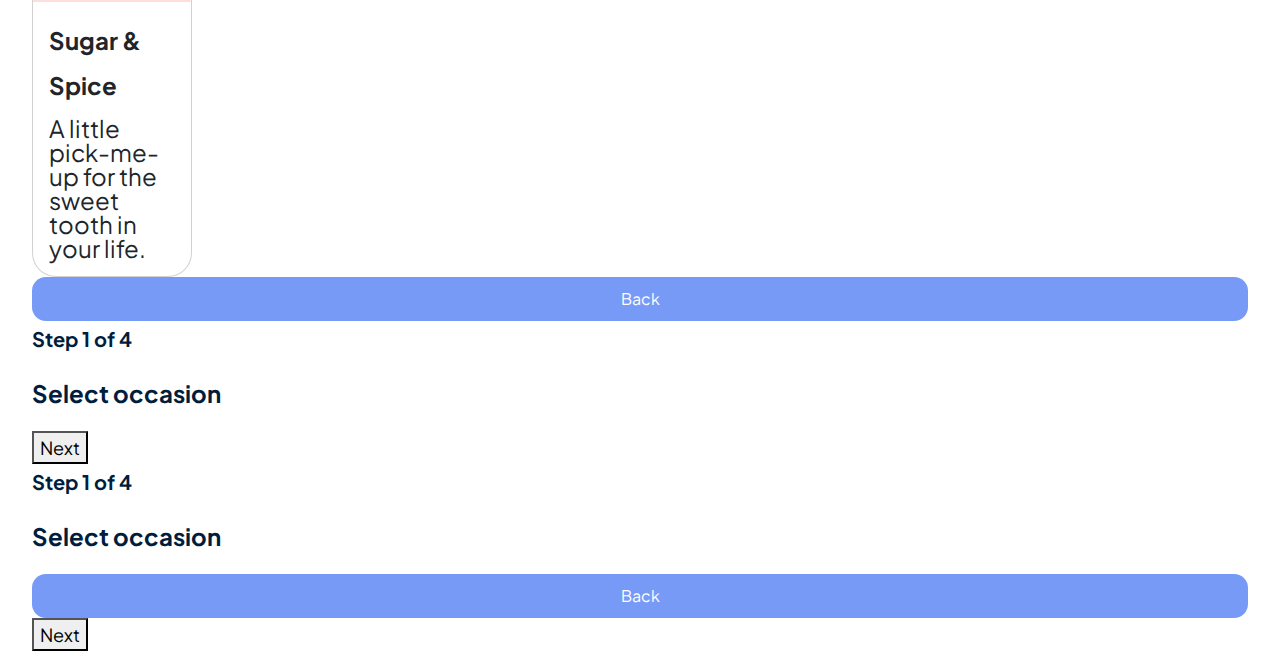
<file: index3.html>
<!DOCTYPE html>
<html lang="en">
<head>
    <meta charset="UTF-8">
    <meta name="viewport" content="width=device-width, initial-scale=1.0">
    <link href="https://cdn.jsdelivr.net/npm/bootstrap@5.0.2/dist/css/bootstrap.min.css" rel="stylesheet">
    <link rel="stylesheet" href="Css/style.css">
    <link rel="preconnect" href="https://fonts.googleapis.com">
    <link rel="preconnect" href="https://fonts.gstatic.com" crossorigin>
    <link href="https://fonts.googleapis.com/css2?family=Plus+Jakarta+Sans:ital,wght@0,200..800;1,200..800&display=swap"rel="stylesheet">
    <link rel="preconnect" href="https://fonts.googleapis.com">
    <link rel="preconnect" href="https://fonts.gstatic.com" crossorigin>
    <link href="https://fonts.googleapis.com/css2?family=Plus+Jakarta+Sans:ital,wght@0,200..800;1,200..800&family=Quicksand:wght@300..700&display=swap"rel="stylesheet">
    <link rel="stylesheet" href="https://cdnjs.cloudflare.com/ajax/libs/font-awesome/6.4.0/css/all.min.css">   
    <title>Figma-File-1 page-3</title>
</head>
<body>

<header class="header-section-2">
    <div class="container">
        <div class="header-main-2">
            <div class="header-left">
                <div class="logo">
                    <h4><a href="#">Loop<span>Joy</span></a></h4>
                </div>
            </div>
            <div class="header-right">
                <div class="heart-partner">
                    <button>
                        <img src="Img/heart-partner-handshake 1.svg" alt="heart-partner">
                        <a href="#">245 Acts of kindness shared</a>
                    </button>
                </div>
                <div class="mobile-book-icon">
                    <img src="Img/book.png" alt="Book Icon" id="bookIcon">
                </div>
            </div>
        </div>
    </div>
</header>
<div class="top-stepper-container">
    <div class="top-stepper-bar" id="topStepperBar"></div>
</div>

<div class="small-section">
    <div class="container">
        <div class="small-main">
            <div class="small-left">
                <img src="Img/small-img 1.png" alt="small-image">
                <h5>ADD A GIFT</h5>
                <h3>Pick a small gift to brighten their day.</h3>
                <p>Whether it’s coffee, a spa day, or a fun night out. The gift card can be used anywhere, but we’ll
                    help them find the perfect way to enjoy it!</p>
            </div>
            <div class="small-right">
                <div class="small-card-grid">
                    <div class="small-card">
                        <div class="card" style="width: 10rem; border-radius: 24px;">
                            <img src="Img/small-1.png" class="card-img-top" alt="..." style="border-top-left-radius: 24px; border-top-right-radius: 24px; display: block">
                            <div class="card-body">
                                <h5 class="card-title">Dine & Delight</h5>
                                <p class="card-text">A gift for good food and great company</p>
                            </div>
                        </div>
                    </div>
                    <div class="small-card">
                        <div class="card" style="width: 10rem; border-radius: 24px;">
                            <img src="Img/small-2.png" class="card-img-top" alt="..." style="border-top-left-radius: 24px; border-top-right-radius: 24px;">
                            <div class="card-body">
                                <h5 class="card-title">Sugar & Spice</h5>
                                <p class="card-text">A little pick-me-up for the sweet tooth in your life.</p>
                            </div>
                        </div>
                    </div>
                    <div class="small-card">
                        <div class="card" style="width: 10rem; border-radius: 24px;">
                            <img src="Img/small-3.png" class="card-img-top" alt="..." style="border-top-left-radius: 24px; border-top-right-radius: 24px;">
                            <div class="card-body">
                                <h5 class="card-title">Relax & Recharge</h5>
                                <p class="card-text">The perfect excuse to unwind and indulge.</p>
                            </div>
                        </div>
                    </div>
                    <div class="small-card">
                        <div class="card" style="width: 10rem; border-radius: 24px;">
                            <img src="Img/small-4.png" class="card-img-top" alt="..." style="border-top-left-radius: 24px; border-top-right-radius: 24px;">
                            <div class="card-body">
                                <h5 class="card-title">Mind & Balance</h5>
                                <p class="card-text">A thoughtful gift for self-care and inner peace.</p>
                            </div>
                        </div>
                    </div>
                    <div class="small-card">
                        <div class="card" style="width: 10rem; border-radius: 24px;">
                            <img src="Img/small-5.png" class="card-img-top" alt="..." style="border-top-left-radius: 24px; border-top-right-radius: 24px;">
                            <div class="card-body">
                                <h5 class="card-title">Good Times</h5>
                                <p class="card-text">Movies, concerts, and nights to remember.</p>
                            </div>
                        </div>
                    </div>
                    <div class="small-card">
                        <div class="card" style="width: 10rem; border-radius: 24px;">
                            <img src="Img/small-6.png" class="card-img-top" alt="..." style="border-top-left-radius: 24px; border-top-right-radius: 24px;">
                            <div class="card-body">
                                <h5 class="card-title">Play & Stream</h5>
                                <p class="card-text">Gaming, binge-watchers, and digital fun seekers.</p>
                            </div>
                        </div>
                    </div>
                    <div class="small-card">
                        <div class="card" style="width: 10rem; border-radius: 24px;">
                            <img src="Img/small-7.png" class="card-img-top" alt="..." style="border-top-left-radius: 24px; border-top-right-radius: 24px;">
                            <div class="card-body">
                                <h5 class="card-title">Move & Groove</h5>
                                <p class="card-text">Fitness, wellness, and active lifestyle.</p>
                            </div>
                        </div>
                    </div>
                    <div class="small-card">
                        <div class="card" style="width: 10rem; border-radius: 24px;">
                            <img src="Img/small-8.png" class="card-img-top" alt="..." style="border-top-left-radius: 24px; border-top-right-radius: 24px;">
                            <div class="card-body">
                                <h5 class="card-title">Wander & Explore</h5>
                                <p class="card-text">A little push to pack up and go somewhere new.</p>
                            </div>
                        </div>
                    </div>
                    <div class="small-card">
                        <div class="card rounded-4" style="width: 10rem; border-radius: 24px; ">
                            <img src="Img/small-9.png" class="card-img-top" alt="..." style="border-top-left-radius: 24px; border-top-right-radius: 24px;">
                            <div class="card-body">
                                <h5 class="card-title">Learn & Thrive</h5>
                                <p class="card-text">Knowledge is the best gift—books, courses, and more.</p>
                            </div>
                        </div>
                    </div>
                    <div class="small-card">
                        <div class="card" style="width: 10rem; border-radius: 24px;">
                            <img src="Img/small-10.png" class="card-img-top" alt="..." style="border-top-left-radius: 24px; border-top-right-radius: 24px;">
                            <div class="card-body">
                                <h5 class="card-title">Surprise & Delight</h5>
                                <p class="card-text">A gift for good food and great company</p>
                            </div>
                        </div>
                    </div>
                    <div class="small-card">
                        <div class="card" style="width: 10rem; border-radius: 24px;">
                            <img src="Img/small-1.png" class="card-img-top" alt="..." style="border-top-left-radius: 24px; border-top-right-radius: 24px; display: block">
                            <div class="card-body">
                                <h5 class="card-title">Dine & Delight</h5>
                                <p class="card-text">A gift for good food and great company</p>
                            </div>
                        </div>
                    </div>
                    <div class="small-card">
                        <div class="card" style="width: 10rem; border-radius: 24px;">
                            <img src="Img/small-2.png" class="card-img-top" alt="..." style="border-top-left-radius: 24px; border-top-right-radius: 24px;">
                            <div class="card-body">
                                <h5 class="card-title">Sugar & Spice</h5>
                                <p class="card-text">A little pick-me-up for the sweet tooth in your life.</p>
                            </div>
                        </div>
                    </div>
                </div>
            </div>
        </div>
    </div>
</div>


<footer class="footer-section-2">
    <div class="container">
      <div class="footer-section-2-main">
        <div class="footer-section-2-left">
          <button class="btn" onclick="window.location.href='index2.html'">Back</button>
        </div>
        <div class="footer-section-2-center">
          <h6>Step 1 of 4</h6>
          <h5>Select occasion</h5>
        </div>
        <div class="footer-section-2-right">
            <!-- <button class="btn" onclick="window.location.href='index4.html'">Next</button> -->
            <button onclick="goToNextPage()">Next</button>
        </div>
      </div>
      <div class="footer-dupe-main">
        <div class="footer-section-2-center">
          <h6>Step 1 of 4</h6>
          <h5>Select occasion</h5>
        </div>
        <div class="footer-dupe-buttons">
            <div class="footer-section-2-left">
              <button class="btn" onclick="window.location.href='index2.html'">Back</button>
            </div>   
          <div class="footer-section-2-right">
            <!-- <button class="btn" onclick="window.location.href='index4.html'">Next</button> -->
            <button onclick="goToNextPage()">Next</button>
          </div>
        </div>
      </div>
    </div>

  </footer>



  <script>
    const currentStep = 2;
    localStorage.setItem('step', currentStep);
    updateStepper(currentStep);
  
    function goToNextPage() {
      localStorage.setItem('step', 3);
      window.location.href = 'index4.html';
    }
  
    function updateStepper(step) {
      const percent = (step / 4) * 100;
      document.getElementById('topStepperBar').style.width = percent + '%';
    }
  </script>
  



<script src="https://cdn.jsdelivr.net/npm/bootstrap@5.3.3/dist/js/bootstrap.bundle.min.js"></script> 
<script src="js/custom.js"></script>
    
</body>
</html>
</file>
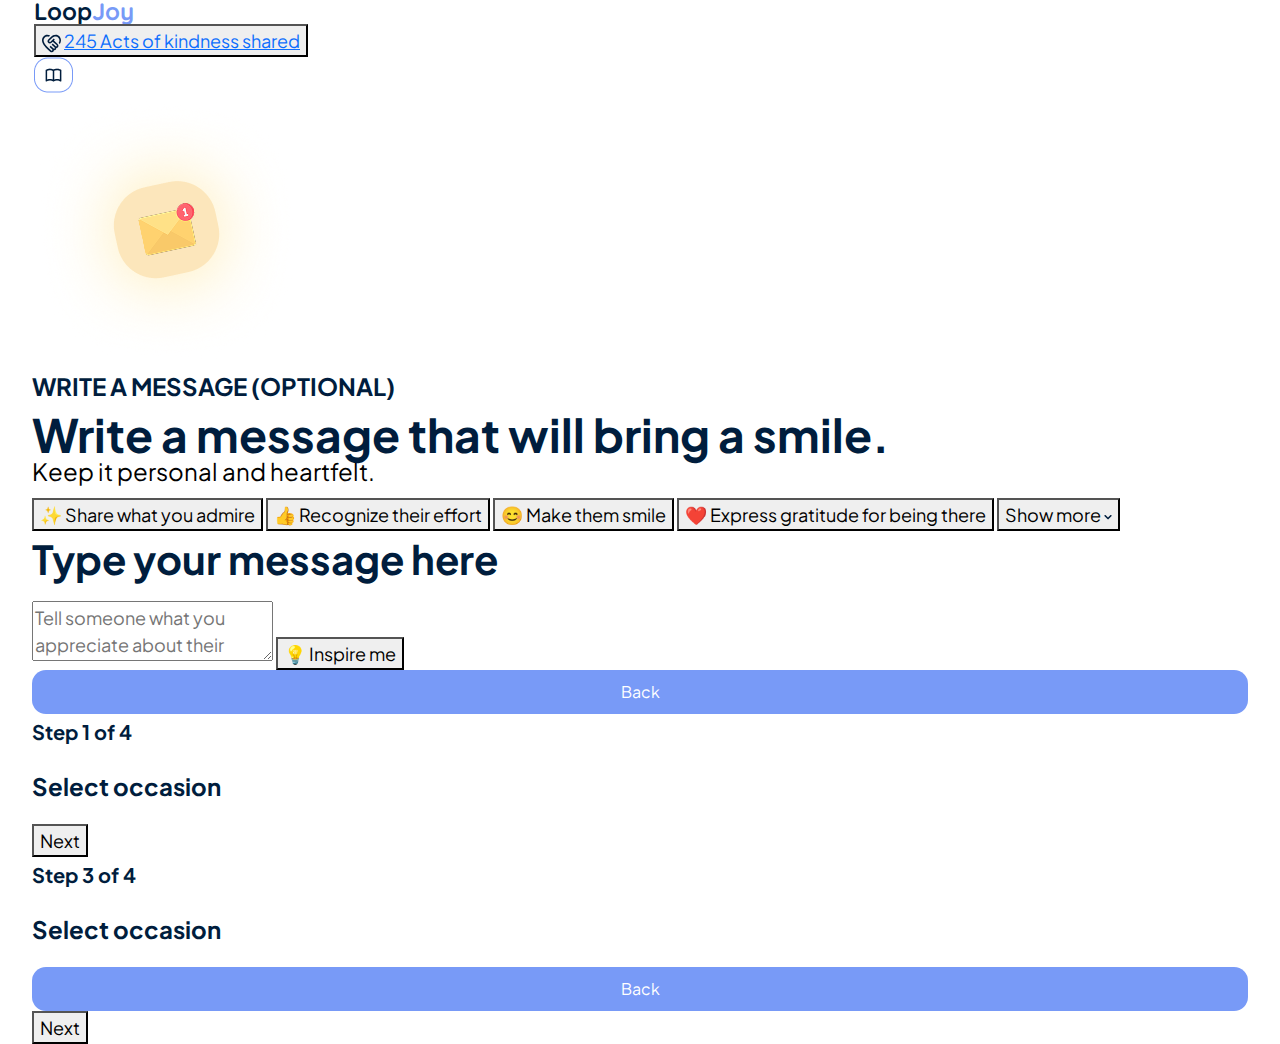
<file: index4.html>
<!DOCTYPE html>
<html lang="en">
<head>
    <meta charset="UTF-8">
    <meta name="viewport" content="width=device-width, initial-scale=1.0">
    <link href="https://cdn.jsdelivr.net/npm/bootstrap@5.0.2/dist/css/bootstrap.min.css" rel="stylesheet">
    <link rel="stylesheet" href="Css/style.css">
    <link rel="preconnect" href="https://fonts.googleapis.com">
    <link rel="preconnect" href="https://fonts.gstatic.com" crossorigin>
    <link href="https://fonts.googleapis.com/css2?family=Plus+Jakarta+Sans:ital,wght@0,200..800;1,200..800&display=swap"rel="stylesheet">
    <link rel="preconnect" href="https://fonts.googleapis.com">
    <link rel="preconnect" href="https://fonts.gstatic.com" crossorigin>
    <link href="https://fonts.googleapis.com/css2?family=Plus+Jakarta+Sans:ital,wght@0,200..800;1,200..800&family=Quicksand:wght@300..700&display=swap"rel="stylesheet">
    <link rel="stylesheet" href="https://cdnjs.cloudflare.com/ajax/libs/font-awesome/6.4.0/css/all.min.css">   
    <title>Figma-File-1 page-4</title>
</head>
<body>

<header class="header-section-2">
    <div class="container">
        <div class="header-main-2">
            <div class="header-left">
                <div class="logo">
                    <h4><a href="#">Loop<span>Joy</span></a></h4>
                </div>
            </div>
            <div class="header-right">
                <div class="heart-partner">
                    <button>
                        <img src="Img/heart-partner-handshake 1.svg" alt="heart-partner">
                        <a href="#">245 Acts of kindness shared</a>
                    </button>
                </div>
                <div class="mobile-book-icon">
                    <img src="Img/book.png" alt="Book Icon" id="bookIcon">
                </div>
            </div>
        </div>
    </div>
</header>
<div class="top-stepper-container">
    <div class="top-stepper-bar" id="topStepperBar"></div>
</div>

<div class="smile-section">
    <div class="container">
        <div class="smile-main">
            <div class="smile-left">
                <img src="Img/smile-img-1.png" alt="smile-image">
                <h5>WRITE A MESSAGE (OPTIONAL)</h5>
                <h3>Write a message that will bring a smile. </h3>
                <p>Keep it personal and heartfelt.</p>
            </div>  
            <div class="smile-right">

                <div class="message-container">
                    <div class="suggestion-buttons">
                      <button class="suggestion-btn"><span>✨</span> Share what you admire</button>
                      <button class="suggestion-btn"><span>👍</span> Recognize their effort</button>
                      <button class="suggestion-btn"><span>😊</span> Make them smile</button>
                      <button class="suggestion-btn"><span>❤️</span> Express gratitude for being there</button>
                      <button class="show-more-btn">Show more <span><img src="Img/bottom era.png" alt="bottom-era"></span></button>
                    </div>
                    
                    <div class="message-input-area">
                      <h4>Type your message here</h4>
                      <div class="textarea-container">
                        <textarea placeholder="Tell someone what you appreciate about their character or actions..."></textarea>
                        <button class="inspire-btn"><span>💡</span> Inspire me</button>
                      </div>
                    </div>
                  </div>

            </div>      
        </div>
    </div>
</div>


  


<footer class="footer-section-2">
    <div class="container">
      <div class="footer-section-2-main">
        <div class="footer-section-2-left">
          <button class="btn" onclick="window.location.href='index3.html'">Back</button>
        </div>
        <div class="footer-section-2-center">
          <h6>Step 1 of 4</h6>
          <h5>Select occasion</h5>
        </div>
        <div class="footer-section-2-right">
            <!-- <button class="btn" onclick="window.location.href='index4.html'">Next</button> -->
            <button onclick="goToNextPage()">Next</button>
        </div>
      </div>
      <div class="footer-dupe-main">
        <div class="footer-section-2-center">
          <h6>Step 3 of 4</h6>
          <h5>Select occasion</h5>
        </div>
        <div class="footer-dupe-buttons">
            <div class="footer-section-2-left">
              <button class="btn" onclick="window.location.href='index3.html'">Back</button>
            </div>   
          <div class="footer-section-2-right">
            <!-- <button class="btn" onclick="window.location.href='index4.html'">Next</button> -->
            <button onclick="goToNextPage()">Next</button>
          </div>
        </div>
      </div>
    </div>

  </footer>



  <script>
    const currentStep = 3;
    localStorage.setItem('step', currentStep);
    updateStepper(currentStep);
  
    function goToNextPage() {
      localStorage.setItem('step', 4);
      window.location.href = 'index5.html';
    }
  
    function updateStepper(step) {
      const percent = (step / 4) * 100;
      document.getElementById('topStepperBar').style.width = percent + '%';
    }
  </script>






 

<script src="https://cdn.jsdelivr.net/npm/bootstrap@5.3.3/dist/js/bootstrap.bundle.min.js"></script> 
<script src="js/custom.js"></script>
    
</body>
</html>
</file>
<file: Css/style.css>
*,
*:after,
*:before {
  box-sizing: border-box;
}

body {
  padding: 0;
  margin: 0;
  font-size: 18px;
  color: #000000;
  font-family: "Plus Jakarta Sans", sans-serif;
  overflow-x: hidden;
  width: 100%;
  max-width: 100%;
}

.container {
  max-width: 1376px;
  width: 100%;
  padding-left: 32px;
  padding-right: 32px;
  margin: 0 auto;
}

img {
  max-width: 100%;
}

h1,
h2,
h3,
h4,
h5,
h6 {
  margin: 0 0 15px;
  color: #001D3D;
  font-weight: bold;
}

h1 {
  font-size: 68px;
  line-height: 120%;
}

h2 {
  font-size: 52px;
  line-height: 24px;
}

h3 {
  font-size: 46px;
  line-height: 20px;
}

h4 {
  font-size: 40px;
  line-height: 55px;
}

h5 {
  font-size: 24px;
  line-height: 45px;
}

h6 {
  font-size: 20px;
  line-height: 35px;
}

p {
  margin: 0 0 15px;
  font-size: 24px;
  line-height: 24px;
}

.btn {
  background-color: #789AF7;
  color: white;
  padding: 10px 20px;
  font-size: 16px;
  border: none;
  border-radius: 14px;
  cursor: pointer;
  transition: background-color 0.3s ease, transform 0.2s ease;
  width: 100%;
  display: inline-block;
  border: none;
}

.btn:hover {
  background-color: #0056b3;
  transform: scale(1.05);
}

.btn:active {
  background-color: #004085;
  transform: scale(0.98);
}

@media (max-width: 1200px) {
  .container {
    padding-left: 24px;
    padding-right: 24px;
  }

  h1 {
    font-size: 56px;
  }

  h2 {
    font-size: 44px;
  }

  h3 {
    font-size: 40px;
  }

  h4 {
    font-size: 36px;
  }

  p {
    font-size: 20px;
  }

}


.header-section {
  background: #fff;
  padding: 15px 0;
  box-shadow: 0 2px 5px rgba(0, 0, 0, 0.1);
  position: sticky;
  top: 0;
  z-index: 1000;

}

.header-main {
  display: flex;
  justify-content: space-between;
  align-items: center;
}

.header-left {
  padding: 2px;
}

.header-left h4 {
  font-size: 24px;
  font-family: "Quicksand", sans-serif;
  line-height: 18px;
  margin: 0;
}

.logo h4 span {
  color: #789AF7;
}

.logo h4 a {
  text-decoration: none;
  color: #001D3D;
}

.header-center {
  align-items: center;
  display: flex;
  padding: 2px;
}

.header-center ul {
  display: flex;
  list-style: none;
  padding: 0;
  margin: 0;
  gap: 20px;
}

.header-center ul li {
  display: inline-block;
}

.header-center ul li a {
  font-size: 16px;
  line-height: 20px;
  color: #333;
  padding: 10px 12px;
  text-decoration: none;
}


.header-right {
  padding: 2px;
}

.header-right .btn {
  background-color: #789AF7;
  color: white;
  padding: 10px 20px;
  font-size: 16px;
  border: none;
  border-radius: 14px;
  cursor: pointer;
  transition: background-color 0.3s ease, transform 0.2s ease;
  width: 100%;
  display: inline-block;

}

.header-right .btn:hover {
  background-color: #0056b3;
  transform: scale(1.05);
  color: #000;
}

.header-right .btn:active {
  background-color: #004085;
  transform: scale(0.98);
  color: #000;
}

.burger-menu {
  display: none;
  font-size: 24px;
  cursor: pointer;
}

.mobile-menu {
  display: none;
  flex-direction: column;
  background: #ffffff;
  position: absolute;
  top: 60px;
  right: 10px;
  width: 200px;
  box-shadow: 0 4px 6px rgba(0, 0, 0, 0.1);
  padding: 9px;
  border-radius: 5px;
  font-size: 15px;

}

.mobile-menu ul {
  list-style: none;
  padding: 0;
  margin: 0;
}

.mobile-menu ul li {
  margin: 8px 0;
}

.mobile-menu ul li a {
  text-decoration: none;
  color: #333;
}

.show-menu {
  display: flex;
  z-index: 1;
}

button.btn.desktop-menu a {
  text-decoration: none;
  color: #fff;
}



@media (max-width: 992px) {
  .header-main {
    justify-content: center;
    gap: 10px;
    align-items: center;
    flex-wrap: nowrap;
  }

  .header-left {
    flex: 0 0 auto;
  }

  .header-center {
    order: 2;
    width: auto;
    flex: 1;
    display: flex;
    justify-content: center;
  }

  .header-center nav {
    display: flex;
    gap: 15px;
  }

  .header-right {
    flex: 0 0 auto;
    order: 3;
  }

  .header-right .btn {
    min-width: unset;
    padding: 8px 15px;
    white-space: nowrap;
  }

  .header-right-btn button.btn a {
    text-decoration: none;
    color: #fff;
}

  h1 {
    font-size: 48px;
  }

  h2 {
    font-size: 40px;
  }

  h3 {
    font-size: 36px;
  }

  h4 {
    font-size: 32px;
  }

}

@media (max-width: 768px) {
  .header-section .container {
    padding-left: 20px;
    padding-right: 20px;
  }

  h1 {
    font-size: 40px;
  }

  h2 {
    font-size: 36px;
  }

  h3 {
    font-size: 32px;
  }

  h4 {
    font-size: 28px;
  }

  .header-center {
    display: none;
    flex-direction: column;
    position: absolute;
    top: 60px;
    left: 0;
    width: 100%;
    background: #fff;
    box-shadow: 0 2px 10px rgba(0, 0, 0, 0.1);
    z-index: 100;
    padding: 10px 0;
  }

  .header-center ul {
    flex-direction: column;
    width: 100%;
    text-align: center;
  }

  .header-center ul li {
    width: 100%;
    padding: 10px 0;
  }

  .header-center.menu-open {
    display: flex;
  }

  .desktop-menu {
    display: none;
  }

  .burger-menu {
    display: block;
  }

  .header-right .btn {
    display: none;
  }


  .mobile-menu-toggle {
    display: block;
    position: absolute;
    right: 20px;
    top: 24px;
    z-index: 100;
    font-size: 24px;
    cursor: pointer;
  }

  .header-main {
    position: relative;
    justify-content: space-between;
  }


  .header-center.show-menu {
    display: flex;
  }

  .header-right-btn .btn {
    font-size: 11px;
  }

}


.gift-section {
  padding: 74px 0 81px 0;
}

.gift-main {
  text-align: center;
}

.gift-heading {
  margin: auto;
  width: 100%;
  text-align: center;
}

.gift-heading h1 {
  line-height: 120%;

}

.yellow-underline {
  position: relative;
}

.yellow-underline::after {
  content: '';
  position: absolute;
  bottom: -2px;
  border-radius: 15px;
  left: -15px;
  width: 100%;
  height: 8px;
  background-color: #FFD54F;
  z-index: -1;
}

.tagline p {
  color: #5c5c5c;
  font-size: 24px;
  line-height: 150%;
  text-align: center;
}

.tagline {
  margin: 0 auto 33px auto;
  max-width: 900px;
}

.features {
  display: flex;
  justify-content: center;
  margin-bottom: 30px;
  flex-wrap: wrap;
  gap: 15px;
  max-width: 100%;
}

.feature {
  display: flex;
  align-items: baseline;
  margin: 0 10px;
}

.feature-icon {
  color: #4CAF50;
  margin-right: 8px;
  font-size: 1.2rem;
}

.feature-p p {
  margin: 0;
  font-size: 18px;
  font-weight: 600;
  font-family: "Plus Jakarta Sans", sans-serif;

}

.gift-btn {
  display: flex;
  justify-content: center;
  align-items: center;
  gap: 10px;
}

.gift-btn .btn-1 {
  padding: 5px;
}

.gift-btn .btn-1,
.btn-2 {
  display: inline-block;
  width: auto;
}

.btn-2 .btn {
  background-color: white;
  color: #000000;
  border: 2px solid rgba(0, 0, 0, 0.2);
  border-radius: 18px;
  font-weight: bold;
  padding: 10px 20px;
}

.gift-btn .white-btn .btn-2 {
  padding: 5px;
}

@media (max-width: 1200px) {
  .gift-section .container {
    padding-left: 24px;
    padding-right: 24px;
  }
}

@media (max-width: 992px) {

  .gift-section {
    padding: 63px 0;
  }

  .features {
    gap: 5px;
  }

  .feature {
    margin: 5px 0;
    align-items: baseline;
  }

  .feature-p p {
    margin: 0;
    font-size: 14px;
    font-weight: 600;
    font-family: "Plus Jakarta Sans", sans-serif;

  }

  .tagline p {
    font-size: 20px;
  }


}

@media (max-width: 768px) {

  p,
  .tagline p {
    font-size: 18px;
  }

  .yellow-underline::after {
    height: 6px;
  }

  .features {
    flex-direction: column;
    align-items: center;
    gap: 5px;
  }

  .feature {
    margin: 5px 0;
    align-items: baseline;
  }

  .gift-btn {
    flex-direction: column;
    gap: 10px;
  }

  .btn-1,
  .btn-2 {
    width: 100%;
    max-width: 250px;
  }

  .feature-p p {
    margin: 0;
    font-size: 14px;
    font-weight: 600;
    font-family: "Plus Jakarta Sans", sans-serif;

  }

  .btn-1 .btn {
    padding: 11px 65px;
    font-size: 16px;
  }

 

  .btn-2 .btn {
    background-color: white;
    color: #000000;
    border: 2px solid rgba(0, 0, 0, 0.2);
    border-radius: 18px;
    font-weight: bold;
    padding: 11px 65px;
    font-size: 16px;
}

  .tagline {
    margin: 33px 0 33px auto;
    max-width: 900px;
  }

}


.background-section {
  background: url('../Img/background-card-img.png') center center no-repeat;
  padding: 150px 0;
}

.front-card {
  max-width: 370px;
  border-radius: 32px;
  box-shadow: 0 4px 15px rgba(0, 0, 0, 0.1);
  overflow: hidden;
  background-color: #fff;
  position: relative;
  left: 15%;
  top: 30px;
  height: 435px;
}

.card-header {
  display: flex;
  border-bottom: 1px solid rgba(0, 29, 61, 0.1);
  padding: 5px;
  height: 80px;
}

.card-left img {
  border-radius: 38px;
  width: auto;
}

.card-left-2 {
  padding: 15px 0 15px 0;
}

.card-left-2 h5 {
  font-size: x-small;
  font-weight: 600;
  margin: 0;
  color: rgba(0, 29, 61, 1);
  line-height: 150%;
  color: #789AF7;
}

.card-left-2 a {
  text-decoration: none;
}


.card-left-2 h3 {
  font-size: x-small;
  color: rgba(0, 29, 61, 1);
  line-height: 150%;

}

.card-header-right {
  padding: 5px;
  margin: 0 0 0 80px;
}

.card-header-right a {
  font-size: 8px;
  text-decoration: none;
  border: 1px solid rgba(43, 41, 41, 0.25);
  border-radius: 15px;
  padding: 4px 6px;
  color: rgb(26 18 18 / 59%);
  transition: all 0.3s ease;
}

.card-header-right a i {
  margin-right: 4px;
}

.card-header-right a:hover {
  background-color: #000;
  color: #fff;
}

.card-body.text-center p {
  font-size: 10px;
  margin: 0;
  line-height: 120%;
  color: rgba(0, 29, 61, 0.5);
}

.card-body.text-center {
  margin: 12px 0 0 0;
}

.back-btn {
  display: flex;
  justify-content: center;
  border-top: 1px solid rgba(0, 29, 61, 0.1);
}

.btn-9 {
  display: inline-block;
  padding: 12px 5px 5px 5px;
}

.btn-10 {
  display: inline-block;
  padding: 12px 5px 5px 5px;
}

.btn-9 .btn {
  padding: 10px 15px;
  font-size: 9px;
  border-radius: 10px;
}

.btn-10 .btn {
  background-color: #fff;
  border: 1px solid #007AFF;
  color: #007AFF;
  padding: 9px 15px;
  font-size: 9px;
  border-radius: 10px;
}

@media screen and (max-width: 768px) {
  .background-section {
    padding: 100px 20px;
    background-size: cover;
  }

  .front-card {
    left: 43px;
  }

  .card-header {
    display: flex;
    justify-content: start;
  }

  .card-left img {
    width: 100%;
    height: auto;
  }

  .card-left-2 {
    padding: 15px 0;
  }

  .card-header-right {
    padding: 0;
    margin: 0 0 0 80px;
  }

  .card-header-right a {
    font-size: 7px;
  }

  .card-body.text-center p {
    font-size: 10px;
  }

  .back-btn {
    gap: 5px;
    padding: 0 0 10px;
  }

  .btn-9,
  .btn-10 {
    text-align: center;
  }
}

@media screen and (max-width: 480px) {
  .background-section {
    padding: 100px 0;
    background-size: cover;
  }

  .front-card {
    left: 0%;
  }

  .card-header {
    display: flex;
    justify-content: space-evenly;
  }

  .card-left img {
    width: 100%;
    height: auto;
  }

  .card-left-2 {
    padding: 15px 0;
  }

  .card-header-right {
    padding: 0;
    margin: 0 0 0 0;
  }

  .card-header-right a {
    font-size: 7px;
    display: inline-block;
  }

  .card-body.text-center p {
    font-size: 10px;
  }

  .back-btn {
    gap: 5px;
    padding: 0 0 10px;
  }

  .btn-9,
  .btn-10 {
    text-align: center;
  }
}

.slider-container {
  overflow-x: auto;
  white-space: nowrap;
  -webkit-overflow-scrolling: touch;
  padding: 55px 0 197px 0;
}


.slider-container::-webkit-scrollbar {
  display: none;
}

.slider-button {
  display: inline-flex;
  align-items: center;
  gap: 0.5rem;
  padding: 0.5rem 1rem;
  margin-right: 0.5rem;
  border-radius: 50px;
  border: 1px solid #ccc;
  background-color: white;
  color: #000;
  white-space: nowrap;
  font-weight: 500;
  transition: background-color 0.3s, color 0.3s;
}

.slider-button.active {
  background-color: #002b5c;
  color: white;
}

.slider-button:hover {
  background-color: #e6f0ff;
}


@media (max-width: 768px) {
  .slider-container {
    padding: 100px 0 100px 0;
  }

}

.card-section {
  padding: 0rem 12rem;
  text-align: center;
}

.card-section .container {
  background-color: rgba(248, 247, 251, 1);
  padding: 100px 0 37px 0;
  border-radius: 32px;
}

.row-section {
  display: flex;
  justify-content: center;
}

.card-section h6 {
  color: #635BFF;
  font-weight: 900;
  font-size: 14px;
  line-height: 150%;
  margin-bottom: 21px;
  font-family: "Plus Jakarta Sans", sans-serif;
  letter-spacing: 2px;
}

.card-section h4 {
  font-size: 40px;
  font-weight: bold;
  line-height: 120%;
  font-family: "Plus Jakarta Sans", sans-serif;
  color: #001D3D;
}


.card-section .lead {
  text-align: center;
}

.card-section .lead p {
  color: #001D3D;
  max-width: 700px;
  margin: 1rem auto 2.5rem;
  font-size: 18px;
  line-height: 150%;
  color: #666;

}

.card-btn {
  margin-top: 46px;
}

.card-btn .btn-3 {
  display: inline-block;
  width: auto;
}

@media (max-width: 768px) {

  .card-section .container {
    background-color: rgba(248, 247, 251, 1);
    padding: 100px 0 37px 0;
    border-radius: 0
}

  .card-section {
    padding: 3rem 0;
  }

  .row-section {
    flex-direction: column;
    align-items: center;
}

  .card-section h2 {
    font-size: 32px;
    line-height: 130%;
  }

  .card-section h6 {
    font-size: 11px;
    letter-spacing: 2px;
    font-weight: 900;
    margin: 0 4px 21px;
  }

  .card-section .lead p {
    font-size: 15px;
    line-height: 140%;
    color: #666;
  }
}

@media (max-width: 480px) {
  .card-section {
    padding: 0.5rem 0;
  }

  .row-section {
    flex-direction: column;
    align-items: center;
}

  .card-section .container {
    background-color: rgba(248, 247, 251, 1);
    padding: 100px 0 37px 0;
    border-radius: 0;
}

  .card-section h2 {
    font-size: 26px;
  }

  .card-section .lead p {
    font-size: 15px;
    margin: 0px 23px 19px;
    color: #666;
  }

  .card-btn .btn-3 {
    width: 100%;
  }

  .card-btn .btn-3 .btn {
    width: 100%;
    padding: 0.75rem 1rem;
    font-size: 16px;
  }

  .card-section h6 {
    font-size: 11px;
    letter-spacing: 2px;
    font-weight: 900;
    margin: 0 3px 21px;
  }
}


.Back-section {
  text-align: center;
  padding: px 0;
  padding: 100px 0;
}

.Back-section h6 {
  color: #635BFF;
  font-weight: 900;
  font-size: 14px;
  line-height: 150%;
  margin-bottom: 21px;
  font-family: "Plus Jakarta Sans", sans-serif;
  letter-spacing: 2px;
}

.Back-section h4 {
  font-size: 40px;
  font-weight: bold;
  line-height: 120%;
  font-family: "Plus Jakarta Sans", sans-serif;
  color: #001D3D;
}

.Back-section.lead {
  text-align: center;
}

.Back-section .lead p {
  color: #001D3D;
  max-width: 700px;
  margin: 1rem auto 2.5rem;
  font-size: 17px;
  line-height: 150%;
  color: #666;

}

@media (max-width: 1024px) {
  .Back-section h2 {
    font-size: 42px;
  }

  .Back-section .lead p {
    font-size: 15px;
    padding: 0 1rem;
  }
}

@media (max-width: 768px) {
  .Back-section {
    padding: 3rem 1rem;
  }

  .Back-section h2 {
    font-size: 32px;
    line-height: 130%;
  }

  .Back-section h6 {
    font-size: 11px;
    margin: 0 0 11px;
    font-weight: 900;
    letter-spacing: 2px;
  }

  .Back-section .lead p {
    font-size: 14px;
    line-height: 140%;
    color: #666;
  }
}

@media (max-width: 480px) {
  .Back-section {
    padding: 5.5rem 0 3.5rem 0;
  }

  .Back-section h2 {
    font-size: 26px;
  }

  .Back-section .lead p {
    font-size: 15px;
    padding: 0;
    margin: 15px 0 0;
    color: #666;
  }

  .Back-section h6 {
    font-size: 12px;
    margin: 0 0 11px;
    font-weight: 900;
    letter-spacing: 2px;
  }

}

.folder-section {
  padding: 0 0 100px 0;
  position: relative;
}

.folder-card {
  margin: 0 0 18px 0;
  flex: 0 0 auto;
  display: flex;
}

.folder-card img:first-child {
  margin-right: 12px;
}

.folder-section::before,
.folder-section::after {
  content: "";
  position: absolute;
  top: 0;
  bottom: 0;
  width: 350px;
  z-index: 1;
  pointer-events: none;
}

.folder-section::before {
  left: 0;
  background: linear-gradient(to right, white, transparent);
}

.folder-section::after {
  right: 0%;
  background: linear-gradient(to left, white, transparent);
}


@keyframes scroll-left {
  0% { transform: translateX(0); }
  100% { transform: translateX(-50%); }
}

@keyframes scroll-right {
  0% { transform: translateX(-50%); }
  100% { transform: translateX(0); }
}


.folder-card.auto-scroll {
  overflow: hidden;
  position: relative;
}

.folder-card.auto-scroll .scroll-wrapper {
  display: flex;
  width: max-content;
  animation: scroll-left 30s linear infinite;
}

.folder-card.auto-scroll.right-scroll .scroll-wrapper {
  animation: scroll-right 30s linear infinite;
}

.folder-text-banner {
    position: absolute;
    top: 36%;
    left: 50%;
    transform: translate(-50%, -50%);
    background-color: #789AF7;
    color: white;
    padding: 1rem 2rem;
    border-radius: 18px;
    font-weight: 600;
    box-shadow: 0 4px 12px rgba(0, 0, 0, 0.1);
    white-space: nowrap;
    transition: background-color 0.3s ease, transform 0.2s ease;
    display: inline-block;
    border: none;
}

.folder-text-banner:hover {
  cursor: pointer;
  background-color: #004085;
}

.folder-text-banner.active {
  background-color: #002b5c;
  color: white;
}

.folder-text-banner-2 {
  position: absolute;
  top: 50%;
  left: 50%;
  transform: translate(-50%, -50%);
  background-color: #789AF7;
  color: white;
  padding: 1rem 2rem;
  border-radius: 18px;
  font-weight: 600;
  box-shadow: 0 4px 12px rgba(0, 0, 0, 0.1);
  white-space: nowrap;
  transition: background-color 0.3s ease, transform 0.2s ease;
  display: none;
  border: none;
}

.folder-text-banner-2:hover {
  cursor: pointer;
  background-color: #004085;
}

.folder-text-banner-2.active {
  background-color: #002b5c;
  color: white;
}

@media (max-width: 768px) {

  .folder-section {
    overflow-x: auto;
    padding: 40px 0 100px 0;
    white-space: nowrap;
  }


  .folder-card {
    flex-direction: column;
    width: 100%;
    background: #fff;
    overflow: hidden;
}

  .folder-card img {
    width: 100%;
    height: auto;
    display: block;
    border-radius: 16px 16px 0 0;
  }

  .folder-card img:first-child {
    margin-right: 12px;
}

 
  .folder-section::before,
  .folder-section::after {
    display: none;
  }

  .folder-text-banner {
    font-size: 0.9rem;
    padding: 0.75rem 1.5rem;
    display: none;
  }

  .folder-text-banner:hover {
    background-color: #789AF7;
    cursor: default;
    display: none;
  }

  .folder-text-banner-2 {
    position: absolute;
    top: 43%;
    left: 50%;
    transform: translate(-50%, -50%);
    background-color: #789AF7;
    color: white;
    border-radius: 18px;
    font-weight: 600;
    box-shadow: 0 4px 12px rgba(0, 0, 0, 0.1);
    white-space: nowrap;
    transition: background-color 0.3s ease, transform 0.2s ease;
    display: none;
    border: none;
    font-size: 20px;
    padding: 0.75rem 1.5rem;
    display: block;
}

  .folder-text-banner-2:hover {
    background-color: #004085;
    cursor: pointer;
  }
 
}

.loop-section {
  justify-content: center;
  text-align: center;
}

.loop-section h6 {
  color: #635BFF;
  font-weight: 900;
  font-size: 15px;
  line-height: 150%;
  margin-bottom: 15px;
  font-family: "Plus Jakarta Sans", sans-serif;
  font-weight: 900;
  letter-spacing: 2px;
}


.loop-section h4 {
  font-size: 40px;
  font-weight: bold;
  line-height: 120%;
  font-family: "Plus Jakarta Sans", sans-serif;
  color: #001D3D;
  margin-bottom: 57px;
}

.loop-card .card {
  border: none;
  border-radius: 20px;
  overflow: hidden;
  box-shadow: 0px 10px 20px rgba(0, 0, 0, 0.05);
  transition: transform 0.3s ease;
  height: 100%;
  border: 2px solid rgba(0, 29, 61, 0.1);
}


.loop-card .card-img-top {
  width: 100%;
  height: 273px;
  object-fit: cover;
}

.loop-card .card-body {
  text-align: left;
  padding: 24px 24px 0 24px;
}

.loop-card .card-title {
  font-weight: 700;
  font-size: 18px;
  color: #001D3D;
  font-family: "Plus Jakarta Sans", sans-serif;
  line-height: 150%;
  margin: 0;
}

.loop-card .card-text {
  font-size: 14px;
  color: #001D3D;
  font-family: "Plus Jakarta Sans", sans-serif;
  line-height: 150%;
  margin-top: 8px;
}

.loop-card .row {
  justify-content: center;
}

.loop-card {
  position: relative;
  z-index: 1;
}

.loop-card-bg {
  position: absolute;
  top: 0;
  left: 50%;
  transform: translateX(-50%);
  width: 90%;
  height: 100%;
  background: radial-gradient(ellipse at center, rgba(180, 154, 255, 0.5) 0%, rgba(255, 255, 255, 0) 70%);
  filter: blur(100px);
  z-index: 0;
  pointer-events: none;
}


@media (max-width: 768px) {
  .loop-card .card-img-top {
    height: 250px;
  }

  .loop-card .card-body {
    padding: 16px;
    text-align: center;
  }

  .loop-card .card-title {
    font-size: 16px;
  }

  .loop-card .card-text {
    font-size: 14px;
  }

  .loop-card .card {
    margin-bottom: 20px;
    border: 2px solid rgba(0, 29, 61, 0.1);
  }

  .loop-section h6 {
    color: #635BFF;
    font-weight: 900;
    font-size: 10px;
    line-height: 150%;
    margin-bottom: 15px;
    font-family: "Plus Jakarta Sans", sans-serif;
    font-weight: 900;
    letter-spacing: 2px;
  }

  .loop-section h4 {
    font-size: 40px;
    font-weight: bold;
    line-height: 120%;
    font-family: "Plus Jakarta Sans", sans-serif;
    color: #001D3D;
    margin-bottom: 50px;
  }
}



.hear-section {
  padding: 150px 0 150px 0;
}

.hear-left h6 {
  color: #635BFF;
  font-weight: 900;
  font-size: 14px;
  line-height: 150%;
  margin-bottom: 7px;
  font-family: "Plus Jakarta Sans", sans-serif;
  letter-spacing: 2px;
}

.hear-left h4 {
  font-size: 40px;
  font-weight: bold;
  line-height: 120%;
  font-family: "Plus Jakarta Sans", sans-serif;
  color: #001D3D;
  margin-bottom: 21px;
}

.hear-left .lead p {
  padding: 0;
  font-size: 15px;
  color: #666;
}

.hear-left {
  max-width: 330px;
  margin: auto;
  height: 254px;
}

.hear-right {
  margin-right: 100px;
}

.hear-main {
  display: flex;
  border-radius: 32px;
  background: radial-gradient(circle at bottom left,
      #ffffff 0%,
      #f3f1fb 40%,
      #f1fcf6 100%);
}

.hear-image {
  display: flex;
  gap: 20px;
  flex-direction: row;
}

.scroll-box {
  max-height: 450px;
  overflow-y: auto;
  padding-right: 6px;
  scrollbar-width: none;
  -ms-overflow-style: none;
}

.scroll-box::-webkit-scrollbar {
  display: none;
}

.scroll-box::-webkit-scrollbar {
  width: 6px;
}

.scroll-box::-webkit-scrollbar-thumb {
  background: #ccc;
  border-radius: 10px;
}

.scroll-box img {
  display: block;
  width: 100%;
  border-radius: 12px;
}

.scroll-box-2 {
  display: none;
}


@media (max-width: 768px) {

  .hear-section {
    padding: 130px 0 0;
  }

  .hear-section .container {
    padding: 0;
  }

  .hear-main {
    flex-direction: column;
    padding: 77px 0 150px;
    display: flex;
    border-radius: 0px;
    background: radial-gradient(circle at bottom left,
        #ffffff 0%,
        #f3f1fb 40%,
        #f1fcf6 100%);
    align-items: center;
}

  .hear-left {
    margin: 0 0 30px 0;
    text-align: center;
    height: auto;
  }

  .hear-right {
    margin: 0 20px;
  }

  .hear-left h6 {
    color: #635BFF;
    font-weight: 900;
    font-size: 12px;
    line-height: 120%;
    margin-bottom: 11px;
    font-family: "Plus Jakarta Sans", sans-serif;
    letter-spacing: 2px;
  }

  .hear-left h4 {
    font-size: 38px;
    font-weight: bold;
    line-height: 120%;
    font-family: "Plus Jakarta Sans", sans-serif;
    color: #001D3D;
    margin-bottom: 21px;
  }

  .hear-left .lead p {
    padding: 0;
    font-size: 15px;
    color: #666;
  }

  .scroll-box {
    display: none;

  }

  .scroll-box-2 {
    display: block;
    width: 100%;
    max-width: 320px;
    margin: 0 auto;
    position: relative;
  }

  .scroll-box-2 p {
    font-size: 18px;
    color: #666;
    margin: 0 0 29px 0;
  }

  .scroll-box-2 .card {
    border: none;
    display: unset;
  }


  .scroll-box-2 .card-body {
    border-radius: 24px;
    padding: 24px;
    background-color: #fff;
    margin-bottom: 40px; 
}

  .carousel-item {
    display: none;
  }
  
  .carousel-item.active {
    display: block;
  }
  
.carousel-dots {
  display: flex;
  justify-content: center;
  margin: 0; /* Remove the top margin */
  position: absolute; /* Make it absolute positioned */
  top: 400px; /* Position at the bottom */
  left: 0;
  right: 0;
  z-index: 10;
  padding-bottom: 15px; /* Add some padding at the bottom */
}

.dot {
  height: 10px;
  width: 10px;
  margin: 0 5px;
  background-color: #aea0a0; 
  border-radius: 50%;
  display: inline-block;
  transition: background-color 0.3s ease;
  cursor: pointer;
}

  .dot.active {
    background-color: #050508;
  }
  


}


.cele-section {
  position: relative;
  text-align: center;
  margin: auto;
  background: url('../Img/card-bg-img.png') center center no-repeat;
  background-size: contain;
  padding: 151px 0;
}

.cele-section .container {
  max-width: 575px;
  margin: auto;
  padding: 200px 30px 169px 30px;
}

.btn-6 .btn {
  padding: 20px 32px;
  width: auto;
  display: inline-block;
}

.cele-section h6 {
  color: #635BFF;
  font-weight: 900;
  font-size: 14px;
  line-height: 150%;
  margin-bottom: 21px;
  font-family: "Plus Jakarta Sans", sans-serif;
  letter-spacing: 2px;
}

.cele-section h4 {
  font-size: 40px;
  font-weight: bold;
  line-height: 120%;
  font-family: "Plus Jakarta Sans", sans-serif;
  color: #000;
}

.cele-section.lead {
  text-align: center;
}

.cele-section .lead p {
  color: #666;
  max-width: 700px;
  margin: 1rem auto 2.5rem;
  font-size: 17px;
  line-height: 150%;
}


.cele-bg {
  position: absolute;
  top: 0;
  left: 50%;
  transform: translateX(-50%);
  width: 100%;
  height: 100%;
  background: radial-gradient(ellipse at center, rgba(121, 104, 166, 0.36) 0%, rgba(255, 255, 255, 0) 70%);
  filter: blur(100px);
  z-index: 0;
  pointer-events: none;
}

.card-wrap-top{
  display: none;
}

.card-wrap-bottom{
  display: none;
}

@media (max-width: 768px) {


  .card-wrap-top {
    display: flex;
    position: relative;
    bottom: 70px;
    left: 0px;
    justify-content: center;
}
  
.card-wrap-bottom {
  display: flex;
  margin: 22px 0 0 0;
  justify-content: center;
}

  .cele-section {
    background: none;
    padding: 0;
    position: relative;

  }

  .cele-bg {
    position: absolute;
    top: 0;
    left: 50%;
    transform: translateX(-50%);
    width: 100%;
    height: 100%;
    background: radial-gradient(ellipse at center, rgb(66 0 255 / 36%) 0%, rgba(255, 255, 255, 0) 70%);
    filter: blur(100px);
    z-index: 0;
    pointer-events: none;
}

  .cele-section .container {
    max-width: 575px;
    margin: auto;
    padding: 0;
  }

  .btn-6 .btn {
    padding: 12px 82px;
    width: auto;
    display: inline-block;
  }


  .cele-section .lead p {
    font-size: 15px;
    padding: 0 12px 0;
    color: #666;
  }

  .cele-section h6 {
    color: #635BFF;
    font-weight: 900;
    font-size: 12px;
    line-height: 150%;
    margin-bottom: 21px;
    font-family: "Plus Jakarta Sans", sans-serif;
    letter-spacing: 2px;
  }

}

.forward-section {
  padding: 200px 0;
}

.forward.left {
  max-width: 461px;
  margin-top: 60px;
  padding: 10px;
}

.forward-right {
  padding: 10px;
}

.forward-main {
  display: flex;
  justify-content: space-evenly;
}

.forward-section h6 {
  color: #635BFF;
  font-weight: 900;
  font-size: 14px;
  line-height: 150%;
  margin: 0 0 7px 0;
  letter-spacing: 2px;
}

.forward-section h4 {
  font-size: 40px;
  font-weight: bold;
  line-height: 120%;
  color: #001D3D;
  margin: 0 0 21px 0;
}

.forward-section.lead {
  text-align: center;
}

.forward-section .lead p {
  color: #001D3D;
  max-width: 700px;
  font-size: 17px;
  line-height: 150%;
  margin: 0 0 21px 0;
}

@media (max-width: 768px) {
  .forward-section {
    padding: 100px 0 100px 0;
  }

  .forward-main {
    flex-direction: column;
    align-items: center;
    text-align: center;
    position: relative;
  }

  .forward-main::after {
    content: "";
    position: absolute;
    top: 41%;
    left: 50%;
    transform: translate(-50%, -50%);
    width: 100%;
    height: 56%;
    background: radial-gradient(circle, rgba(214, 214, 255, 0.699) 66%, rgba(220, 255, 230, 0.6) 100%);
    z-index: -1;
    pointer-events: none;
    filter: blur(50px);
  }


  .forward.left {
    margin-top: 0;
    display: flex;
    flex-direction: column;
    align-items: center;
    padding: 0;
  }

  .forward-section h6 {
    color: #635BFF;
    text-transform: uppercase;
    font-weight: 900;
    letter-spacing: 2px;
    font-size: 12px;
  }

  .forward-section h4 {
    font-size: 42px;
    margin-bottom: 15px;
    color: #001D3D;
  }

  .forward-section .lead p {
    font-size: 15px;
    margin-bottom: 20px;
    color: #666;
    padding: 0;
  }

  .cele-btn .btn {
    background-color: #789AF7;
    color: white;
    padding: 14px 90px;
    border-radius: 18px;
    border: none;
    font-weight: 500;
  }

  .forward-right {
    padding: 0;
  }

  .forward-right img {
    width: 100%;
    height: auto;
    display: block;
    border-radius: 12px;
    margin-top: 41px;
  }

}

.idea-section {
  text-align: center;
  padding: 0 0 30px 0;
}

.idea-main {
  padding: 143px 117px 182px 117px;
  border-radius: 32px;
  background-color: rgb(248 248 249 / 94%);
}


.idea-section h6 {
  color: #635BFF;
  font-weight: 900;
  font-size: 14px;
  line-height: 150%;
  margin: 0 0 7px 0;
  letter-spacing: 2px;
}

.idea-section h4 {
  font-size: 40px;
  font-weight: bold;
  line-height: 120%;
  color: #001D3D;
  margin: 0 0 21px 0;
}

.idea-grid-desktop {
  display: grid;
  grid-template-columns: repeat(3, 1fr);
  gap: 24px;
  position: relative;
  z-index: 1;
  margin: 117px 0 0 0;
}

.idea-grid-desktop .loop-card-bg {
  position: absolute;
  top: 0;
  left: 50%;
  transform: translateX(-50%);
  width: 90%;
  height: 100%;
  background: radial-gradient(ellipse at center, rgba(137, 98, 255, 0.5) 0%, rgba(255, 255, 255, 0) 70%);
  filter: blur(100px);
  z-index: 0;
  pointer-events: none;

}

.idea-card {
  border-radius: 20px;
  overflow: hidden;
  box-shadow: 0 4px 20px rgba(0, 0, 0, 0.1);
  position: relative;
}

.idea-card img {
  width: 100%;
  height: 100%;
  object-fit: cover;
  filter: brightness(0.85);
}

.idea-card .title {
  font-size: 24px;
  line-height: 150%;
}

.idea-card .subtitle {
  font-size: 12px;
  line-height: 150%;
  margin: 8px 0 0 0;
  font-weight: 100;
}

.overlay {
  position: absolute;
  bottom: 0;
  left: 0;
  width: 100%;
  padding: 16px;
  background: linear-gradient(to top, rgba(0, 0, 0, 0.5), transparent);
  color: white;
  text-align: left;
}

.emoji-badge {
  position: absolute;
  top: 12px;
  left: 12px;
  font-size: 20px;
  background: rgba(255, 255, 255, 0.8);
  padding: 4px 8px;
  border-radius: 10px;
}

.btn-7 {
  display: inline-block;
}

.idea-btn {
  padding: 71px 0 0 0;
}

.btn-7 .btn {
  padding: 20px 99px;
  font-size: 18px;
  line-height: 150%;
  font-weight: bold;
}


@media (max-width: 768px) {

  .idea-section h6 {
    color: #635BFF;
    font-weight: 900;
    font-size: 11px;
    line-height: 150%;
    margin: 0 0 7px 0;
    letter-spacing: 2px;
    padding: 0 14px 0;
  }

  .idea-section h4 {
    font-size: 40px;
    font-weight: bold;
    line-height: 120%;
    color: #001D3D;
    margin: 0;
  }

  .idea-main {
    padding: 71px 0 61px 0;
    border-radius: 0%;
    background-color: rgb(248 248 249 / 94%);
  }


  .idea-grid-desktop {
    display: flex;
    overflow-x: auto;
    scroll-snap-type: x mandatory;
    gap: 16px;
    padding: 46px 16px 70px;
    background: none;
    margin: 0;
  }

  .idea-grid-desktop .idea-card {
    flex: 0 0 auto;

  }

  .idea-grid-desktop .loop-card-bg {
    display: none;

  }

  .idea-card img {
    width: 250px;
    height: 350px;
    object-fit: cover;
    filter: brightness(0.85);
  }

  .idea-section .container {
    padding: 0;
  }

  .idea-section {
    padding: 0;
  }

  .btn-7 {
    display: inline-block;
  }

  .idea-btn {
    padding: 0;
  }

  .btn-7 .btn {
    padding: 16px 61px;
    font-size: 14px;
    line-height: 120%;
    font-weight: bold;
  }
}

.joy-section {
  padding: 90px 0 200px 0;
}

.joy-main {
  text-align: center;
  max-width: 500px;
  margin: 0 auto;
}

.btn-8 .btn {
  background-color: #789AF7;
  color: white;
  padding: 12px 26px;
  border-radius: 15px;
  border: none;
  font-size: 15px;
  font-weight: 500;
  cursor: pointer;
  width: 100%;
  max-width: 300px;
}


.btn-8 {
  display: inline-block;
}

.joy-section h4 {
  font-size: 52px;
  font-weight: bold;
  line-height: 120%;
  color: #001D3D;
}

.joy-main .lead p {
  font-size: 17px;
  line-height: 150%;
  color: rgba(0, 29, 61, 1);
}

.joy-img {
  text-align: center;
}


@media screen and (max-width: 768px) {
  .joy-section {
    padding: 70px 16px 133px 16px;
  }

  .joy-section .container {
    max-width: 100%;
    padding: 0;
  }


  .joy-main {
    max-width: 100%;
  }

  .joy-section h4 {
    font-size: 38px;
    margin-bottom: 20px;
  }

  .joy-main .lead p {
    font-size: 16px;
    margin-bottom: 30px;
    padding: 0 9px;
    color: #666;
  }

  .joy-btn {
    margin-bottom: 30px;
  }

  .btn-8 .btn {
    background-color: #789AF7;
    color: white;
    padding: 12px 26px;
    border-radius: 15px;
    border: none;
    font-size: 15px;
    font-weight: 500;
    cursor: pointer;
    width: 100%;
    max-width: 300px;
  }

  .joy-img {
    position: relative;
  }

  .joy-img img {
    max-width: 100%;
    height: auto;
  }
}


.footer-section {
  padding: 21px 0;
  border-top: 1px solid rgba(19, 22, 25, 0.1);
}

.footer-top {
  display: flex;
  justify-content: space-between;
  padding: 0 0 15px 0;
}

.footer-logo .logo {
  padding: 2px;
}


.footer-logo h4 {
  font-size: 24px;
  font-family: "Quicksand", sans-serif;
  line-height: 18px;
  margin: 0;
}

.footer-bottom {
  display: flex;
  justify-content: space-between;
  padding: 15px 0;
}

p.copyright {
  font-size: 16px;
  color: #001D3D;
  line-height: 150%;
  margin: 0;
  padding: 2;
}

.footer-btn a {
  font-size: 16px;
  text-decoration: none;
  color: #001D3D;
  padding: 2px 12px;
  margin: 0;
}

.footer-icon a {
  padding: 2px 4px;
}

.footer-icon img {
  transition: transform 0.3s ease, opacity 0.3s ease;
}

.footer-icon img:hover {
  transform: scale(1.1);
  opacity: 0.8;

}

.footer-btn a {
  color: black;
  text-decoration: none;
  transition: color 0.3s ease;
}

.footer-btn a:hover {
  color: rgb(26, 129, 194);
}



@media (max-width: 768px) {

  .footer-section {
    border-top: 2px solid rgba(41, 46, 52, 0.1);
    padding: 0;
  }

  .footer-top {
    flex-direction: column;
    align-items: center;
    text-align: center;
    padding: 47px 0 0 0;
  }

  .footer-logo {
    margin-bottom: 15px;
  }

  .footer-btn a {
    display: block;
    margin: 20px 0;
    padding: 0;
    font-size: 14px;
  }

  .footer-bottom {
    flex-direction: column;
    align-items: center;
    text-align: center;
    gap: 20px;
    padding: 0 0 21px 0;
  }

  .footer-icon {
    margin: 0;
  }

  .footer-icon a {
    display: inline-block;
  }

  p.copyright {
    margin: 0;
    padding: 0;
    font-size: 15px;
    color: rgb(130 146 154);
  }

  .footer-icon img {
    transition: transform 0.3s ease, opacity 0.3s ease;
  }

  .footer-icon img:hover {
    transform: scale(1.1);
    opacity: 0.8;

  }

  .footer-btn a {
    color: black;
    text-decoration: none;
    transition: color 0.3s ease;
  }

  .footer-btn a:hover {
    color: rgb(26, 129, 194);
  }

}
</file>
